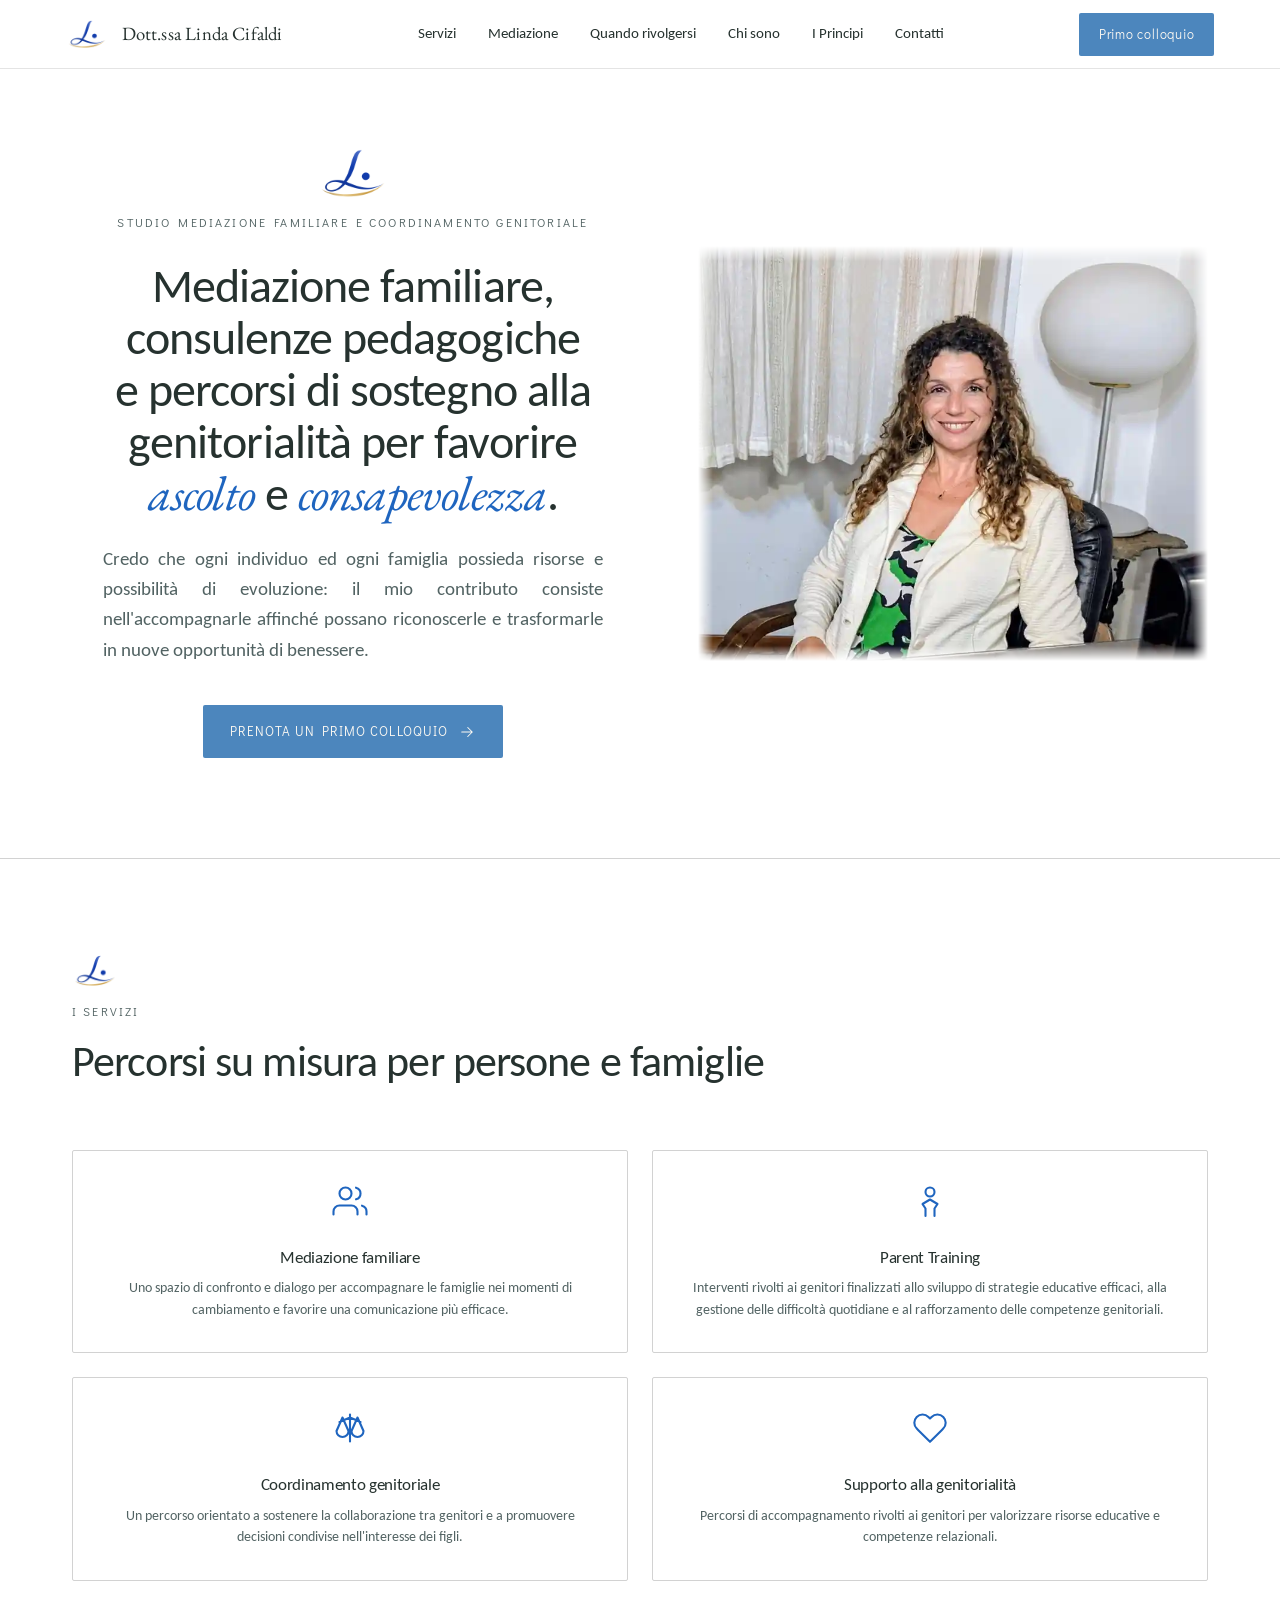
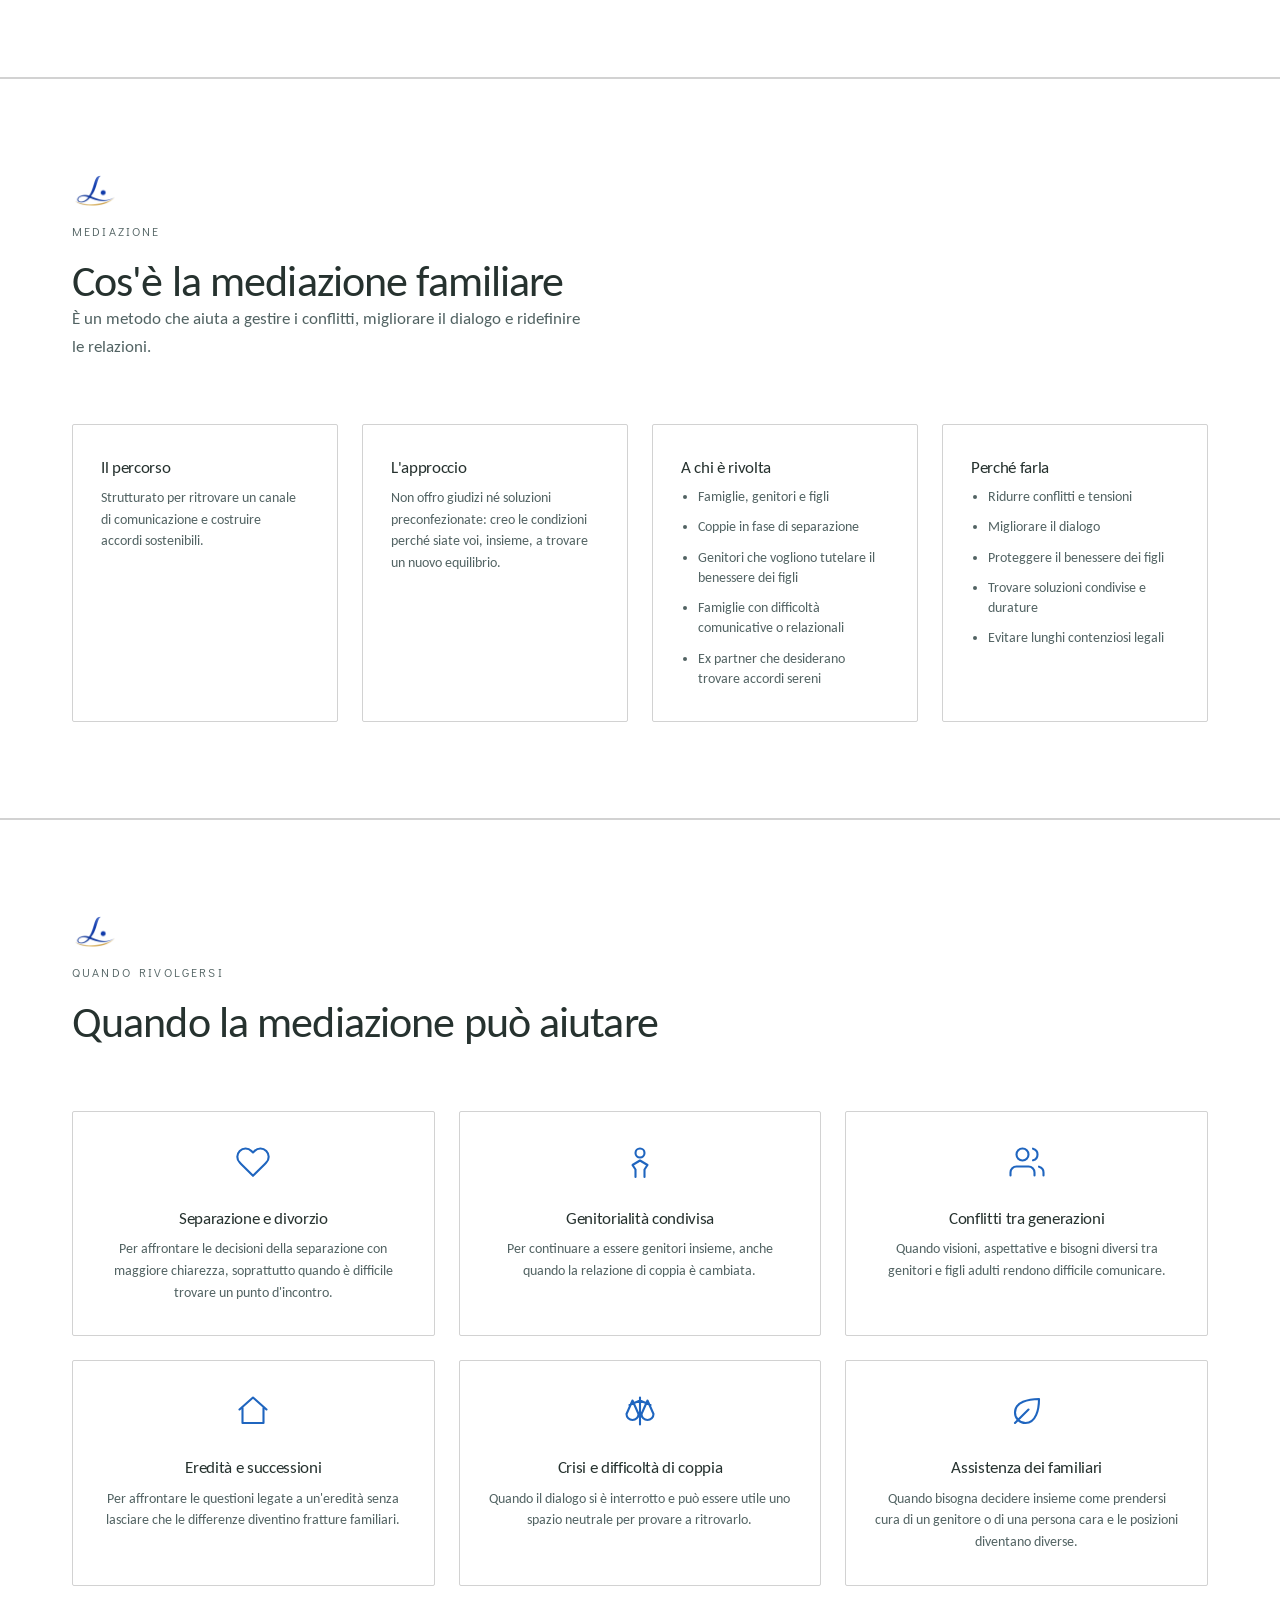
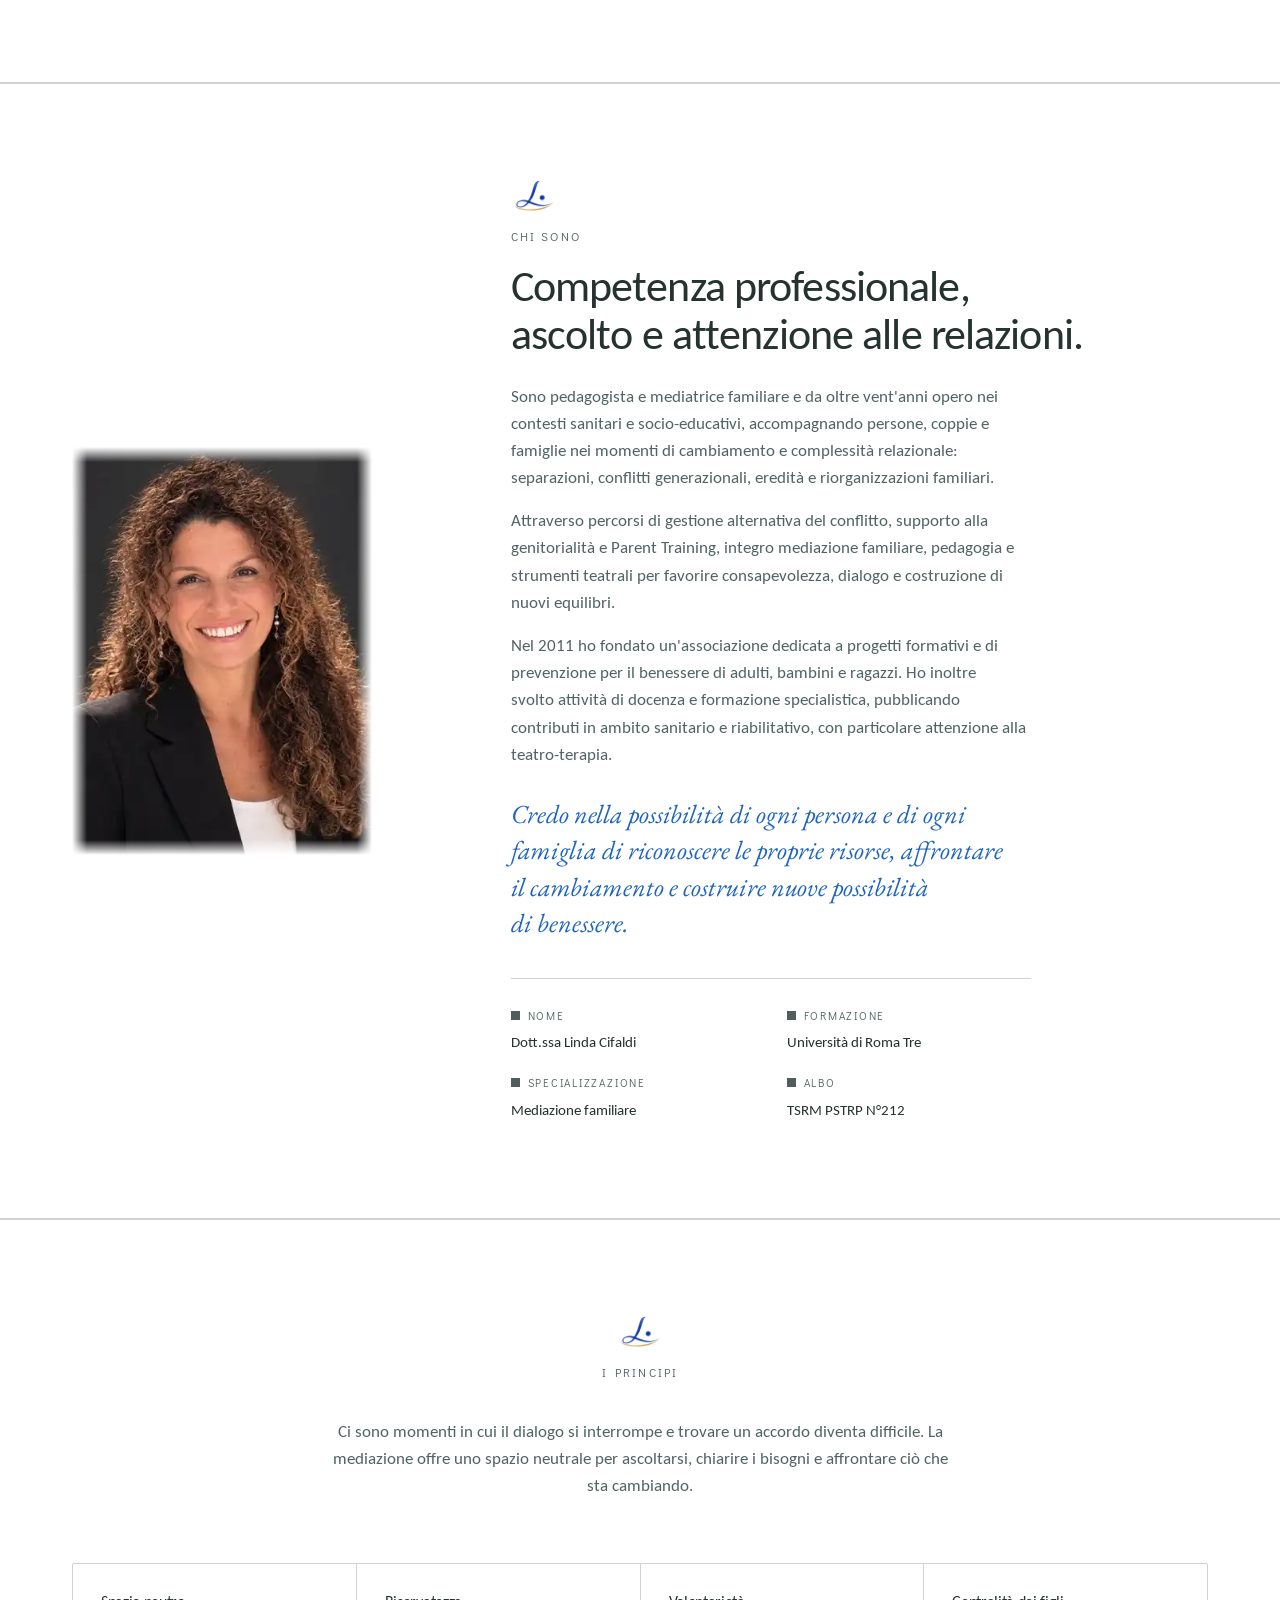
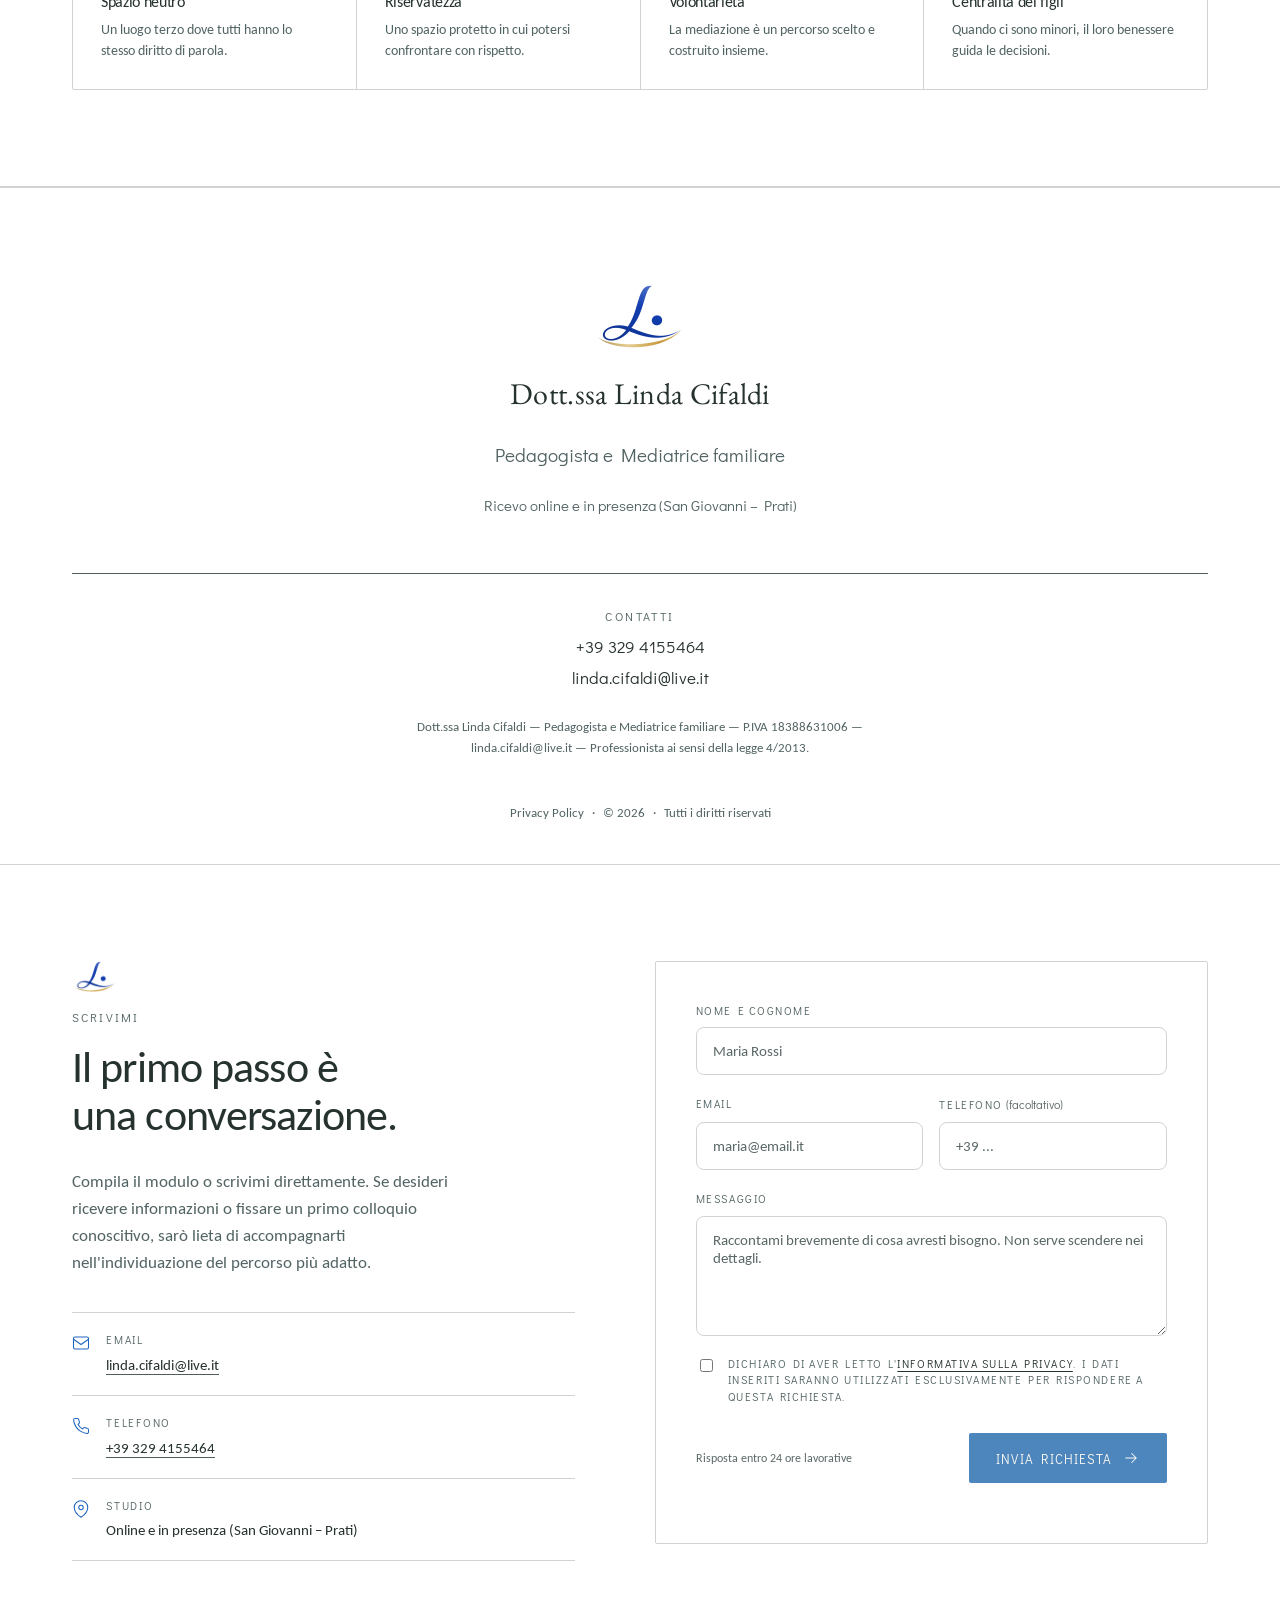
<file: index.html>
<!doctype html>
<html lang="it">
<head>
  <meta charset="utf-8">
  <meta name="viewport" content="width=device-width, initial-scale=1">
  <title>Linda Cifaldi | Mediatrice familiare a Roma</title>
  <meta name="description" content="Dott.ssa Linda Cifaldi, pedagogista e mediatrice familiare a Roma. Mediazione familiare, parent training, coordinamento genitoriale e supporto alla genitorialità, online e in presenza.">
  <meta name="keywords" content="Sostegno alla genitorialità Roma, Consulenze pedagogiche Roma, Parent training Roma Consulenza educativa per genitori, Difficoltà educative e gestione dei figli, Mediazione familiare Roma, Gestione conflitti familiari Roma, Accordi di separazione consensuale, Coordinamento genitoriale Roma, Come comunicare con i figli dopo la separazione, Pedagogista San Giovanni Roma,  Studio mediazione familiare Prati Roma, Pedagogista online / Consulenze educative online/mediazione familiare on line, Colloquio di sostegno alla genitorialità online, Come dire ai figli che ci separiamo senza traumatizzarlo?, Chi contattare a Roma o on line per un accordo di separazione consensuale senza litigare?, Mediatore familiare Roma: quanto costa e come funziona?, Come trovare un accordo sull'affidamento dei figli con l'ex partner?, Non andiamo più d'accordo con il partner ma vogliamo tutelare i figli, chi ci aiuta?, Cos'è il coordinamento genitoriale e quando serve?, Cos’è il Parent traning?">
  <meta name="author" content="Dott.ssa Linda Cifaldi">
  <meta name="robots" content="index, follow">
  <meta name="theme-color" content="#ffffff">
  <link rel="canonical" href="https://www.spaziomediazionefamiliare.com/">

  <meta property="og:type" content="website">
  <meta property="og:locale" content="it_IT">
  <meta property="og:site_name" content="Dott.ssa Linda Cifaldi">
  <meta property="og:url" content="https://www.spaziomediazionefamiliare.com/">
  <meta property="og:title" content="Linda Cifaldi | Mediatrice familiare a Roma">
  <meta property="og:description" content="Pedagogista e mediatrice familiare a Roma. Mediazione familiare, parent training, coordinamento genitoriale e supporto alla genitorialità, online e in presenza.">
  <meta property="og:image" content="https://www.spaziomediazionefamiliare.com/img/og-cover.png">
  <meta property="og:image:width" content="1200">
  <meta property="og:image:height" content="630">
  <meta property="og:image:alt" content="Logo L. e nome della Dott.ssa Linda Cifaldi, mediatrice familiare a Roma">
  <meta name="twitter:card" content="summary_large_image">
  <meta name="twitter:title" content="Linda Cifaldi | Mediatrice familiare a Roma">
  <meta name="twitter:description" content="Pedagogista e mediatrice familiare a Roma. Mediazione familiare, parent training e supporto alla genitorialità, online e in presenza.">
  <meta name="twitter:image" content="https://www.spaziomediazionefamiliare.com/img/og-cover.png">

  <link rel="icon" href="img/favicon-32.png" sizes="32x32" type="image/png">
  <link rel="icon" href="img/favicon-16.png" sizes="16x16" type="image/png">
  <link rel="icon" href="img/favicon-192.png" sizes="192x192" type="image/png">
  <link rel="apple-touch-icon" href="img/apple-touch-icon.png" sizes="180x180">

  <link rel="preload" href="fonts/carlito-400.woff2" as="font" type="font/woff2" crossorigin>
  <link rel="preload" href="fonts/eb-garamond-400.woff2" as="font" type="font/woff2" crossorigin>
  <link rel="stylesheet" href="styles.min.css">
  <script src="contact.min.js" defer></script>

  <script type="application/ld+json">
  {
    "@context": "https://schema.org",
    "@type": "ProfessionalService",
    "name": "Dott.ssa Linda Cifaldi — Mediazione familiare",
    "description": "Pedagogista e mediatrice familiare a Roma. Mediazione familiare, parent training, coordinamento genitoriale e supporto alla genitorialità, online e in presenza.",
    "url": "https://www.spaziomediazionefamiliare.com/",
    "image": "https://www.spaziomediazionefamiliare.com/img/og-cover.png",
    "telephone": "+393294155464",
    "email": "linda.cifaldi@live.it",
    "areaServed": { "@type": "City", "name": "Roma" },
    "availableLanguage": "it",
    "founder": {
      "@type": "Person",
      "name": "Linda Cifaldi",
      "honorificPrefix": "Dott.ssa",
      "jobTitle": "Pedagogista e Mediatrice familiare",
      "alumniOf": { "@type": "CollegeOrUniversity", "name": "Università degli Studi Roma Tre" }
    },
    "address": { "@type": "PostalAddress", "addressLocality": "Roma", "addressCountry": "IT" },
    "knowsAbout": ["Mediazione familiare", "Parent training", "Coordinamento genitoriale", "Supporto alla genitorialità"]
  }
  </script>
</head>
<body>
  <svg class="svg-sprite" aria-hidden="true">
    <symbol id="icon-arrow" viewBox="0 0 24 24"><path d="M5 12h14M13 6l6 6-6 6"></path></symbol>
    <symbol id="icon-heart" viewBox="0 0 24 24"><path d="M20.84 4.61a5.5 5.5 0 0 0-7.78 0L12 5.67l-1.06-1.06a5.5 5.5 0 0 0-7.78 7.78l1.06 1.06L12 21.23l7.78-7.78 1.06-1.06a5.5 5.5 0 0 0 0-7.78z"></path></symbol>
    <symbol id="icon-users" viewBox="0 0 24 24"><path d="M17 21v-2a4 4 0 0 0-4-4H5a4 4 0 0 0-4 4v2"></path><circle cx="9" cy="7" r="4"></circle><path d="M23 21v-2a4 4 0 0 0-3-3.87M16 3.13a4 4 0 0 1 0 7.75"></path></symbol>
    <symbol id="icon-scale" viewBox="0 0 24 24"><path d="M12 3v18M5 8l7-3 7 3M3 14a4 4 0 0 0 8 0L7 5l-4 9zM13 14a4 4 0 0 0 8 0l-4-9-4 9z"></path></symbol>
    <symbol id="icon-child" viewBox="0 0 24 24"><circle cx="12" cy="6" r="3"></circle><path d="M9 22v-5l-2-3 5-3 5 3-2 3v5"></path></symbol>
    <symbol id="icon-home" viewBox="0 0 24 24"><path d="M3 11l9-8 9 8M5 10v10h14V10"></path></symbol>
    <symbol id="icon-leaf" viewBox="0 0 24 24"><path d="M11 20A7 7 0 0 1 4 13c0-7 9-9 16-9 0 7-2 16-9 16zM4 20l9-9"></path></symbol>
    <symbol id="icon-mail" viewBox="0 0 24 24"><rect x="2" y="4" width="20" height="16" rx="2"></rect><path d="M2 7l10 7 10-7"></path></symbol>
    <symbol id="icon-phone" viewBox="0 0 24 24"><path d="M22 16.92v3a2 2 0 0 1-2.18 2 19.79 19.79 0 0 1-8.63-3.07 19.5 19.5 0 0 1-6-6 19.79 19.79 0 0 1-3.07-8.67A2 2 0 0 1 4.11 2h3a2 2 0 0 1 2 1.72c.13.96.37 1.9.72 2.81a2 2 0 0 1-.45 2.11L8.09 9.91a16 16 0 0 0 6 6l1.27-1.27a2 2 0 0 1 2.11-.45c.91.35 1.85.59 2.81.72A2 2 0 0 1 22 16.92z"></path></symbol>
    <symbol id="icon-pin" viewBox="0 0 24 24"><path d="M21 10c0 7-9 13-9 13s-9-6-9-13a9 9 0 0 1 18 0z"></path><circle cx="12" cy="10" r="3"></circle></symbol>
  </svg>

  <header class="nav">
    <a class="skip-link" href="#contenuto">Salta al contenuto</a>
    <div class="nav-inner">
      <a href="#inizio" class="logo" aria-label="Dott.ssa Linda Cifaldi — torna all'inizio">
        <span class="logo-mark logo-mark--nav" aria-hidden="true"><span class="logo-layer logo-layer-blue"></span><span class="logo-layer logo-layer-gold"></span></span>
        <span class="logo-name">Dott.ssa Linda Cifaldi</span>
      </a>
      <input class="nav-menu-toggle" id="nav-menu-toggle" type="checkbox" aria-controls="menu-principale" aria-label="Mostra o nascondi il menu principale">
      <nav id="menu-principale" class="nav-links" aria-label="Menu principale">
        <a href="#servizi">Servizi</a>
        <a href="#mediazione">Mediazione</a>
        <a href="#quando-rivolgersi">Quando rivolgersi</a>
        <a href="#chi-sono">Chi sono</a>
        <a href="#principi">I Principi</a>
        <a href="#contatti">Contatti</a>
      </nav>
      <a href="#contatti" class="nav-cta">Primo colloquio</a>
      <label class="nav-toggle" for="nav-menu-toggle" aria-hidden="true">
        <svg class="icon-menu" viewBox="0 0 24 24" fill="none" stroke="currentColor" stroke-width="1.6" stroke-linecap="round"><path d="M3 6h18M3 12h18M3 18h18"></path></svg>
        <svg class="icon-close" viewBox="0 0 24 24" fill="none" stroke="currentColor" stroke-width="1.6" stroke-linecap="round"><path d="M6 6l12 12M18 6L6 18"></path></svg>
      </label>
    </div>
  </header>

  <main id="contenuto">
    <!-- Presentazione -->
    <section class="hero" id="inizio" aria-label="Presentazione">
      <div class="container"><div class="hero-grid">
        <div class="hero-text">
          <span class="logo-mark logo-mark--hero section-mark" aria-hidden="true"><span class="logo-layer logo-layer-blue"></span><span class="logo-layer logo-layer-gold"></span></span>
          <span class="eyebrow hero-eyebrow">Studio mediazione familiare e coordinamento genitoriale</span>
          <h1 class="sr-only">Dott.ssa Linda Cifaldi, pedagogista e mediatrice familiare a Roma</h1>
          <p class="hero-headline">Mediazione familiare, consulenze pedagogiche e percorsi di sostegno alla genitorialità per favorire <em>ascolto</em> e <em>consapevolezza</em>.</p>
          <p class="hero-lede">Credo che ogni individuo ed ogni famiglia possieda risorse e possibilità di evoluzione: il mio contributo consiste nell'accompagnarle affinché possano riconoscerle e trasformarle in nuove opportunità di benessere.</p>
          <div class="hero-actions"><a href="#contatti" class="btn btn-primary">Prenota un primo colloquio<svg class="btn-arrow" aria-hidden="true"><use href="#icon-arrow"></use></svg></a></div>
        </div>
        <div class="hero-image"><img class="soft-edge" src="img/linda-studio.webp" width="1400" height="1137" decoding="async" alt="La Dott.ssa Linda Cifaldi nel suo studio di mediazione familiare a Roma"></div>
      </div></div>
    </section>

    <!-- Servizi -->
    <section class="services" id="servizi" data-band="even" aria-labelledby="servizi-titolo">
      <div class="container">
        <div class="section-head">
          <div>
            <span class="logo-mark logo-mark--section section-mark" aria-hidden="true"><span class="logo-layer logo-layer-blue"></span><span class="logo-layer logo-layer-gold"></span></span>
            <span class="eyebrow">I servizi</span><h2 id="servizi-titolo">Percorsi su misura per persone e famiglie</h2>
          </div>
        </div>
        <div class="when-grid grid-2">
          <article class="when-card"><svg class="icon" aria-hidden="true"><use href="#icon-users"></use></svg><h3>Mediazione familiare</h3><p>Uno spazio di confronto e dialogo per accompagnare le famiglie nei momenti di cambiamento e favorire una comunicazione più efficace.</p></article>
          <article class="when-card"><svg class="icon" aria-hidden="true"><use href="#icon-child"></use></svg><h3>Parent Training</h3><p>Interventi rivolti ai genitori finalizzati allo sviluppo di strategie educative efficaci, alla gestione delle difficoltà quotidiane e al rafforzamento delle competenze genitoriali.</p></article>
          <article class="when-card"><svg class="icon" aria-hidden="true"><use href="#icon-scale"></use></svg><h3>Coordinamento genitoriale</h3><p>Un percorso orientato a sostenere la collaborazione tra genitori e a promuovere decisioni condivise nell'interesse dei figli.</p></article>
          <article class="when-card"><svg class="icon" aria-hidden="true"><use href="#icon-heart"></use></svg><h3>Supporto alla genitorialità</h3><p>Percorsi di accompagnamento rivolti ai genitori per valorizzare risorse educative e competenze relazionali.</p></article>
        </div>
      </div>
    </section>

    <!-- Mediazione familiare -->
    <section class="service" id="mediazione" data-band="odd" aria-labelledby="mediazione-titolo">
      <div class="container">
        <div class="section-head"><div>
          <span class="logo-mark logo-mark--section section-mark" aria-hidden="true"><span class="logo-layer logo-layer-blue"></span><span class="logo-layer logo-layer-gold"></span></span>
          <span class="eyebrow">Mediazione</span><h2 id="mediazione-titolo">Cos'è la mediazione familiare</h2>
        </div><p>È un metodo che aiuta a gestire i conflitti, migliorare il dialogo e ridefinire le relazioni.</p></div>
        <div class="blobs">
          <article class="blob"><h3>Il percorso</h3><p>Strutturato per ritrovare un canale di comunicazione e costruire accordi sostenibili.</p></article>
          <article class="blob"><h3>L'approccio</h3><p>Non offro giudizi né soluzioni preconfezionate: creo le condizioni perché siate voi, insieme, a trovare un nuovo equilibrio.</p></article>
          <article class="blob"><h3>A chi è rivolta</h3><ul><li>Famiglie, genitori e figli</li><li>Coppie in fase di separazione</li><li>Genitori che vogliono tutelare il benessere dei figli</li><li>Famiglie con difficoltà comunicative o relazionali</li><li>Ex partner che desiderano trovare accordi sereni</li></ul></article>
          <article class="blob"><h3>Perché farla</h3><ul><li>Ridurre conflitti e tensioni</li><li>Migliorare il dialogo</li><li>Proteggere il benessere dei figli</li><li>Trovare soluzioni condivise e durature</li><li>Evitare lunghi contenziosi legali</li></ul></article>
        </div>
      </div>
    </section>

    <!-- Quando rivolgersi -->
    <section class="when" id="quando-rivolgersi" data-band="odd" aria-labelledby="quando-titolo">
      <div class="container">
        <div class="section-head"><div>
          <span class="logo-mark logo-mark--section section-mark" aria-hidden="true"><span class="logo-layer logo-layer-blue"></span><span class="logo-layer logo-layer-gold"></span></span>
          <span class="eyebrow">Quando rivolgersi</span><h2 id="quando-titolo">Quando la mediazione può aiutare</h2>
        </div></div>
        <div class="when-grid">
          <article class="when-card"><svg class="icon" aria-hidden="true"><use href="#icon-heart"></use></svg><h3>Separazione e divorzio</h3><p>Per affrontare le decisioni della separazione con maggiore chiarezza, soprattutto quando è difficile trovare un punto d'incontro.</p></article>
          <article class="when-card"><svg class="icon" aria-hidden="true"><use href="#icon-child"></use></svg><h3>Genitorialità condivisa</h3><p>Per continuare a essere genitori insieme, anche quando la relazione di coppia è cambiata.</p></article>
          <article class="when-card"><svg class="icon" aria-hidden="true"><use href="#icon-users"></use></svg><h3>Conflitti tra generazioni</h3><p>Quando visioni, aspettative e bisogni diversi tra genitori e figli adulti rendono difficile comunicare.</p></article>
          <article class="when-card"><svg class="icon" aria-hidden="true"><use href="#icon-home"></use></svg><h3>Eredità e successioni</h3><p>Per affrontare le questioni legate a un'eredità senza lasciare che le differenze diventino fratture familiari.</p></article>
          <article class="when-card"><svg class="icon" aria-hidden="true"><use href="#icon-scale"></use></svg><h3>Crisi e difficoltà di coppia</h3><p>Quando il dialogo si è interrotto e può essere utile uno spazio neutrale per provare a ritrovarlo.</p></article>
          <article class="when-card"><svg class="icon" aria-hidden="true"><use href="#icon-leaf"></use></svg><h3>Assistenza dei familiari</h3><p>Quando bisogna decidere insieme come prendersi cura di un genitore o di una persona cara e le posizioni diventano diverse.</p></article>
        </div>
      </div>
    </section>

    <!-- Chi sono -->
    <section class="about" id="chi-sono" data-band="odd" aria-labelledby="chi-sono-titolo">
      <div class="container"><div class="about-grid">
        <div class="about-image"><img class="soft-edge" src="img/linda-ritratto.webp" width="753" height="1024" loading="lazy" decoding="async" alt="Ritratto della Dott.ssa Linda Cifaldi, pedagogista e mediatrice familiare"></div>
        <div class="about-content">
          <span class="logo-mark logo-mark--section section-mark" aria-hidden="true"><span class="logo-layer logo-layer-blue"></span><span class="logo-layer logo-layer-gold"></span></span>
          <span class="eyebrow section-eyebrow">Chi sono</span>
          <h2 id="chi-sono-titolo">Competenza professionale, ascolto e attenzione alle relazioni.</h2>
          <p>Sono pedagogista e mediatrice familiare e da oltre vent'anni opero nei contesti sanitari e socio-educativi, accompagnando persone, coppie e famiglie nei momenti di cambiamento e complessità relazionale: separazioni, conflitti generazionali, eredità e riorganizzazioni familiari.</p>
          <p>Attraverso percorsi di gestione alternativa del conflitto, supporto alla genitorialità e Parent Training, integro mediazione familiare, pedagogia e strumenti teatrali per favorire consapevolezza, dialogo e costruzione di nuovi equilibri.</p>
          <p>Nel 2011 ho fondato un'associazione dedicata a progetti formativi e di prevenzione per il benessere di adulti, bambini e ragazzi. Ho inoltre svolto attività di docenza e formazione specialistica, pubblicando contributi in ambito sanitario e riabilitativo, con particolare attenzione alla teatro-terapia.</p>
          <p class="quote">Credo nella possibilità di ogni persona e di ogni famiglia di riconoscere le proprie risorse, affrontare il cambiamento e costruire nuove possibilità di benessere.</p>
          <div class="about-creds">
            <div><div class="label">Nome</div><div class="value">Dott.ssa Linda Cifaldi</div></div>
            <div><div class="label">Formazione</div><div class="value">Università di Roma Tre</div></div>
            <div><div class="label">Specializzazione</div><div class="value">Mediazione familiare</div></div>
            <div><div class="label">Albo</div><div class="value">TSRM PSTRP N°212</div></div>
          </div>
        </div>
      </div></div>
    </section>

    <!-- Principi -->
    <section class="principles" id="principi" data-band="even" aria-labelledby="principi-titolo">
      <div class="container">
        <div class="section-head center"><div>
          <span class="logo-mark logo-mark--section section-mark" aria-hidden="true"><span class="logo-layer logo-layer-blue"></span><span class="logo-layer logo-layer-gold"></span></span>
          <span class="eyebrow">I principi</span><h2 id="principi-titolo" class="sr-only">I principi della mediazione familiare</h2>
        </div><p>Ci sono momenti in cui il dialogo si interrompe e trovare un accordo diventa difficile. La mediazione offre uno spazio neutrale per ascoltarsi, chiarire i bisogni e affrontare ciò che sta cambiando.</p></div>
        <div class="princ-grid">
          <article class="what-feat"><h3>Spazio neutro</h3><p>Un luogo terzo dove tutti hanno lo stesso diritto di parola.</p></article>
          <article class="what-feat"><h3>Riservatezza</h3><p>Uno spazio protetto in cui potersi confrontare con rispetto.</p></article>
          <article class="what-feat"><h3>Volontarietà</h3><p>La mediazione è un percorso scelto e costruito insieme.</p></article>
          <article class="what-feat"><h3>Centralità dei figli</h3><p>Quando ci sono minori, il loro benessere guida le decisioni.</p></article>
        </div>
      </div>
    </section>

    <!-- Piè di pagina -->
    <footer>
      <div class="container">
        <div class="foot-card">
          <span class="logo-mark logo-mark--footer" aria-hidden="true"><span class="logo-layer logo-layer-blue"></span><span class="logo-layer logo-layer-gold"></span></span>
          <div class="foot-name">Dott.ssa Linda Cifaldi</div>
          <div class="foot-role">Pedagogista e Mediatrice familiare</div>
          <div class="foot-where">Ricevo online e in presenza (San Giovanni – Prati)</div>
        </div>
        <div class="foot-rule"></div>
        <div class="foot-contact"><h2>Contatti</h2><div class="foot-lines"><a href="tel:+393294155464">+39 329 4155464</a><a href="mailto:linda.cifaldi@live.it">linda.cifaldi@live.it</a></div></div>
        <p class="foot-vat">Dott.ssa Linda Cifaldi — Pedagogista e Mediatrice familiare — P.IVA 18388631006 — linda.cifaldi@live.it — Professionista ai sensi della legge 4/2013.</p>
        <div class="foot-legal"><a href="privacy.html">Privacy Policy</a><span class="sep" aria-hidden="true">·</span><span>© 2026</span><span class="sep" aria-hidden="true">·</span><span>Tutti i diritti riservati</span></div>
      </div>
    </footer>
    <!-- Contatti -->
    <section class="contact" id="contatti" data-band="odd" aria-labelledby="contatti-titolo">
      <div class="container">
        <div class="contact-grid">
          <div class="contact-side">
            <span class="logo-mark logo-mark--section section-mark" aria-hidden="true"><span class="logo-layer logo-layer-blue"></span><span class="logo-layer logo-layer-gold"></span></span>
            <span class="eyebrow section-eyebrow">Scrivimi</span><h2 id="contatti-titolo">Il primo passo è una conversazione.</h2>
            <p>Compila il modulo o scrivimi direttamente. Se desideri ricevere informazioni o fissare un primo colloquio conoscitivo, sarò lieta di accompagnarti nell'individuazione del percorso più adatto.</p>
            <div class="contact-detail"><svg class="ico" aria-hidden="true"><use href="#icon-mail"></use></svg><div><div class="label">Email</div><div class="value"><a href="mailto:linda.cifaldi@live.it">linda.cifaldi@live.it</a></div></div></div>
            <div class="contact-detail"><svg class="ico" aria-hidden="true"><use href="#icon-phone"></use></svg><div><div class="label">Telefono</div><div class="value"><a href="tel:+393294155464">+39 329 4155464</a></div></div></div>
            <div class="contact-detail"><svg class="ico" aria-hidden="true"><use href="#icon-pin"></use></svg><div><div class="label">Studio</div><div class="value">Online e in presenza (San Giovanni – Prati)</div></div></div>
          </div>
          <form class="contact-form" id="contact-form" method="post" aria-labelledby="contatti-titolo">
            <div class="field"><label for="name">Nome e cognome</label><input id="name" name="name" type="text" autocomplete="name" required placeholder="Maria Rossi"></div>
            <div class="field-row">
              <div class="field"><label for="email">Email</label><input id="email" name="email" type="email" autocomplete="email" required placeholder="maria@email.it"></div>
              <div class="field"><label for="tel">Telefono <span class="opt">(facoltativo)</span></label><input id="tel" name="telefono" type="tel" autocomplete="tel" placeholder="+39 ..."></div>
            </div>
            <div class="field"><label for="message">Messaggio</label><textarea id="message" name="message" required placeholder="Raccontami brevemente di cosa avresti bisogno. Non serve scendere nei dettagli."></textarea></div>
            <div class="hp-field" aria-hidden="true"><label for="website">Non compilare questo campo</label><input id="website" name="website" type="text" tabindex="-1" autocomplete="off"></div>
            <div class="field"><label class="checkbox" for="privacy"><input id="privacy" name="presa_visione_privacy" type="checkbox" value="sì" required><span>Dichiaro di aver letto l'<a href="privacy.html" target="_blank" rel="noopener">informativa sulla privacy</a>. I dati inseriti saranno utilizzati esclusivamente per rispondere a questa richiesta.</span></label></div>
            <div class="form-actions"><span class="note">Risposta entro 24 ore lavorative</span><button class="btn btn-primary" type="submit">Invia richiesta<svg class="btn-arrow" aria-hidden="true"><use href="#icon-arrow"></use></svg></button></div>
            <p class="form-status" id="form-status" role="status" aria-live="polite"></p>
          </form>
        </div>
      </div>
    </section>
  </main>
</body>
</html>
</file>
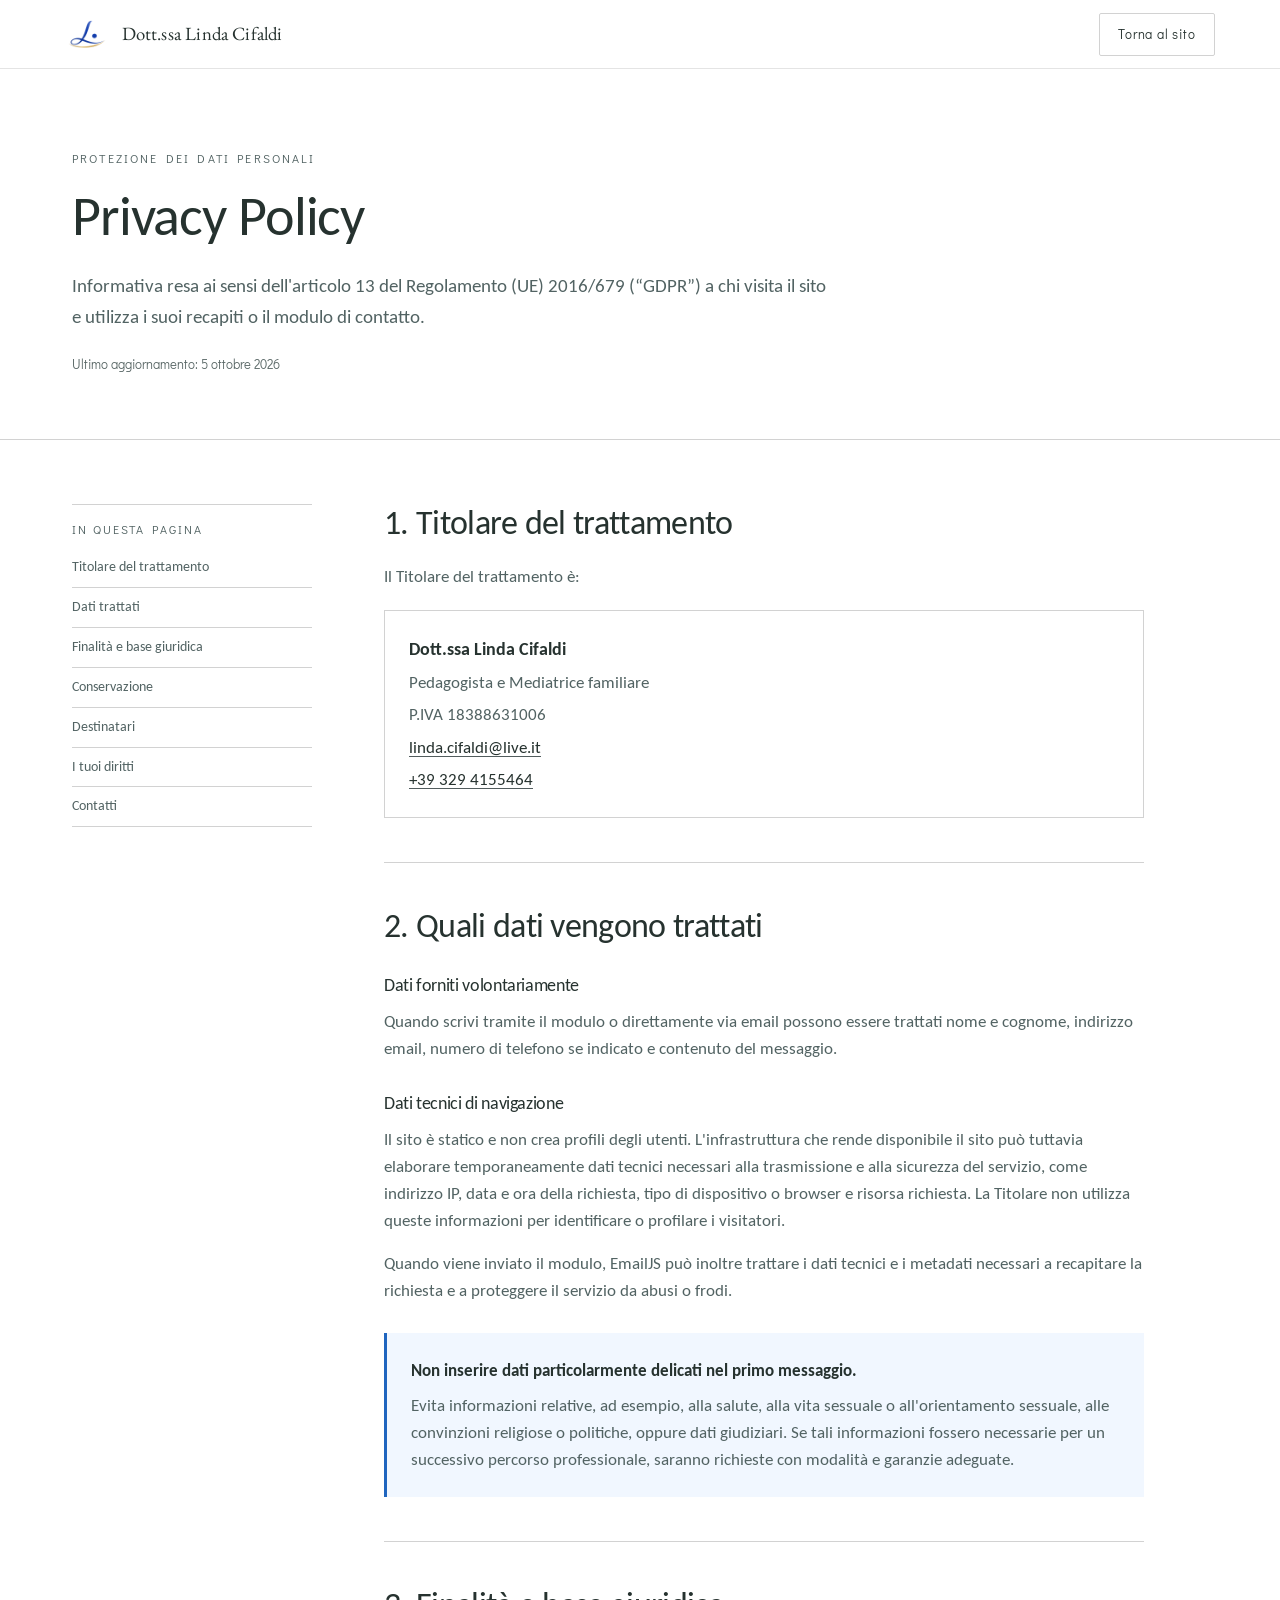
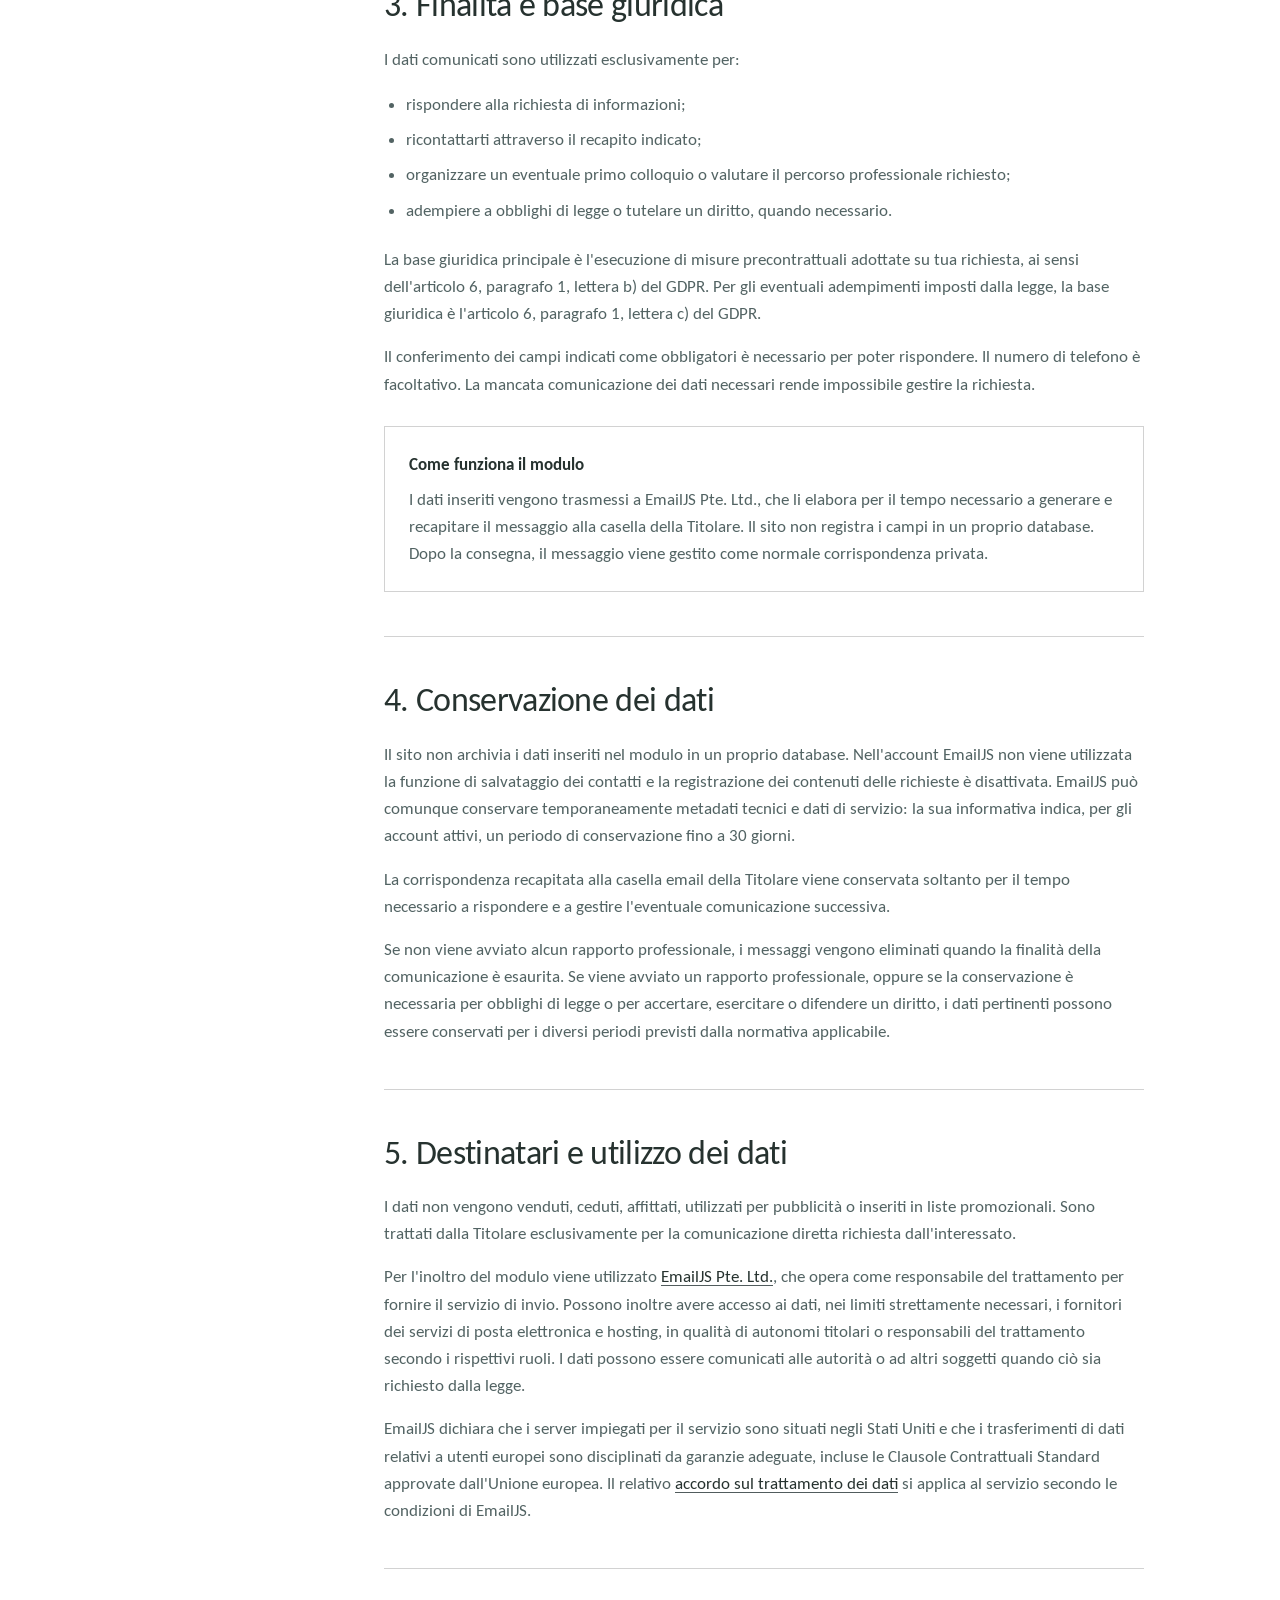
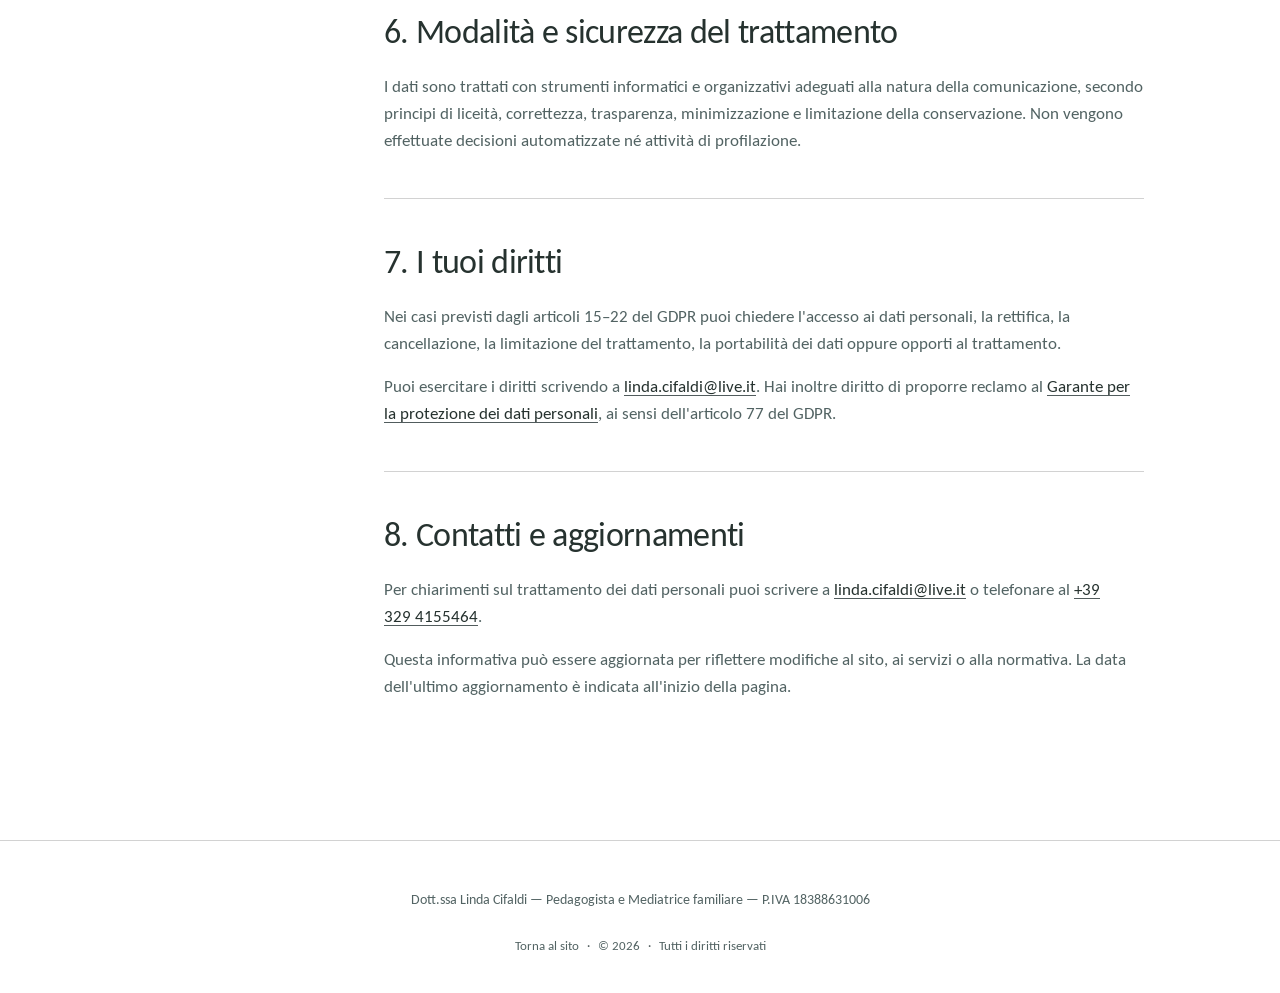
<file: privacy.html>
<!doctype html>
<html lang="it">
<head>
  <meta charset="utf-8">
  <meta name="viewport" content="width=device-width, initial-scale=1">
  <title>Privacy Policy | Dott.ssa Linda Cifaldi</title>
  <meta name="description" content="Informativa sul trattamento dei dati personali del sito della Dott.ssa Linda Cifaldi, ai sensi del Regolamento UE 2016/679.">
  <meta name="author" content="Dott.ssa Linda Cifaldi">
  <meta name="robots" content="index, follow">
  <meta name="theme-color" content="#ffffff">
  <link rel="canonical" href="https://www.spaziomediazionefamiliare.com/privacy.html">

  <link rel="icon" href="img/favicon-32.png" sizes="32x32" type="image/png">
  <link rel="icon" href="img/favicon-16.png" sizes="16x16" type="image/png">
  <link rel="icon" href="img/favicon-192.png" sizes="192x192" type="image/png">
  <link rel="apple-touch-icon" href="img/apple-touch-icon.png" sizes="180x180">

  <link rel="preload" href="fonts/carlito-400.woff2" as="font" type="font/woff2" crossorigin>
  <link rel="preload" href="fonts/eb-garamond-400.woff2" as="font" type="font/woff2" crossorigin>
  <link rel="stylesheet" href="styles.css">
</head>
<body class="privacy-page">
  <header class="nav privacy-nav">
    <a class="skip-link" href="#contenuto">Salta al contenuto</a>
    <div class="nav-inner">
      <a href="index.html" class="logo" aria-label="Dott.ssa Linda Cifaldi — torna alla pagina principale">
        <span class="logo-mark logo-mark--nav" aria-hidden="true"><span class="logo-layer logo-layer-blue"></span><span class="logo-layer logo-layer-gold"></span></span>
        <span class="logo-name">Dott.ssa Linda Cifaldi</span>
      </a>
      <a href="index.html" class="nav-back">Torna al sito</a>
    </div>
  </header>

  <main id="contenuto">
    <section class="privacy-hero" aria-labelledby="privacy-title">
      <div class="container">
        <span class="eyebrow">Protezione dei dati personali</span>
        <h1 id="privacy-title">Privacy Policy</h1>
        <p class="privacy-intro">Informativa resa ai sensi dell'articolo 13 del Regolamento (UE) 2016/679 (“GDPR”) a chi visita il sito e utilizza i suoi recapiti o il modulo di contatto.</p>
        <p class="privacy-updated">Ultimo aggiornamento: 5 ottobre 2026</p>
      </div>
    </section>

    <div class="privacy-body">
      <div class="container privacy-layout">
        <nav class="privacy-toc" aria-label="Indice dell'informativa">
          <h2>In questa pagina</h2>
          <a href="#titolare">Titolare del trattamento</a>
          <a href="#dati">Dati trattati</a>
          <a href="#finalita">Finalità e base giuridica</a>
          <a href="#conservazione">Conservazione</a>
          <a href="#destinatari">Destinatari</a>
          <a href="#diritti">I tuoi diritti</a>
          <a href="#contatti-privacy">Contatti</a>
        </nav>

        <article class="privacy-content">
          <section class="privacy-section" id="titolare">
            <h2>1. Titolare del trattamento</h2>
            <p>Il Titolare del trattamento è:</p>
            <div class="privacy-contact-card">
              <strong>Dott.ssa Linda Cifaldi</strong>
              <span>Pedagogista e Mediatrice familiare</span>
              <span>P.IVA 18388631006</span>
              <a href="mailto:linda.cifaldi@live.it">linda.cifaldi@live.it</a>
              <a href="tel:+393294155464">+39 329 4155464</a>
            </div>
          </section>

          <section class="privacy-section" id="dati">
            <h2>2. Quali dati vengono trattati</h2>
            <h3>Dati forniti volontariamente</h3>
            <p>Quando scrivi tramite il modulo o direttamente via email possono essere trattati nome e cognome, indirizzo email, numero di telefono se indicato e contenuto del messaggio.</p>

            <h3>Dati tecnici di navigazione</h3>
            <p>Il sito è statico e non crea profili degli utenti. L'infrastruttura che rende disponibile il sito può tuttavia elaborare temporaneamente dati tecnici necessari alla trasmissione e alla sicurezza del servizio, come indirizzo IP, data e ora della richiesta, tipo di dispositivo o browser e risorsa richiesta. La Titolare non utilizza queste informazioni per identificare o profilare i visitatori.</p>
            <p>Quando viene inviato il modulo, EmailJS può inoltre trattare i dati tecnici e i metadati necessari a recapitare la richiesta e a proteggere il servizio da abusi o frodi.</p>

            <div class="privacy-callout">
              <strong>Non inserire dati particolarmente delicati nel primo messaggio.</strong>
              <p>Evita informazioni relative, ad esempio, alla salute, alla vita sessuale o all'orientamento sessuale, alle convinzioni religiose o politiche, oppure dati giudiziari. Se tali informazioni fossero necessarie per un successivo percorso professionale, saranno richieste con modalità e garanzie adeguate.</p>
            </div>
          </section>

          <section class="privacy-section" id="finalita">
            <h2>3. Finalità e base giuridica</h2>
            <p>I dati comunicati sono utilizzati esclusivamente per:</p>
            <ul>
              <li>rispondere alla richiesta di informazioni;</li>
              <li>ricontattarti attraverso il recapito indicato;</li>
              <li>organizzare un eventuale primo colloquio o valutare il percorso professionale richiesto;</li>
              <li>adempiere a obblighi di legge o tutelare un diritto, quando necessario.</li>
            </ul>
            <p>La base giuridica principale è l'esecuzione di misure precontrattuali adottate su tua richiesta, ai sensi dell'articolo 6, paragrafo 1, lettera b) del GDPR. Per gli eventuali adempimenti imposti dalla legge, la base giuridica è l'articolo 6, paragrafo 1, lettera c) del GDPR.</p>
            <p>Il conferimento dei campi indicati come obbligatori è necessario per poter rispondere. Il numero di telefono è facoltativo. La mancata comunicazione dei dati necessari rende impossibile gestire la richiesta.</p>

            <div class="privacy-callout privacy-callout--plain">
              <strong>Come funziona il modulo</strong>
              <p>I dati inseriti vengono trasmessi a EmailJS Pte. Ltd., che li elabora per il tempo necessario a generare e recapitare il messaggio alla casella della Titolare. Il sito non registra i campi in un proprio database. Dopo la consegna, il messaggio viene gestito come normale corrispondenza privata.</p>
            </div>
          </section>

          <section class="privacy-section" id="conservazione">
            <h2>4. Conservazione dei dati</h2>
            <p>Il sito non archivia i dati inseriti nel modulo in un proprio database. Nell'account EmailJS non viene utilizzata la funzione di salvataggio dei contatti e la registrazione dei contenuti delle richieste è disattivata. EmailJS può comunque conservare temporaneamente metadati tecnici e dati di servizio: la sua informativa indica, per gli account attivi, un periodo di conservazione fino a 30 giorni.</p>
            <p>La corrispondenza recapitata alla casella email della Titolare viene conservata soltanto per il tempo necessario a rispondere e a gestire l'eventuale comunicazione successiva.</p>
            <p>Se non viene avviato alcun rapporto professionale, i messaggi vengono eliminati quando la finalità della comunicazione è esaurita. Se viene avviato un rapporto professionale, oppure se la conservazione è necessaria per obblighi di legge o per accertare, esercitare o difendere un diritto, i dati pertinenti possono essere conservati per i diversi periodi previsti dalla normativa applicabile.</p>
          </section>

          <section class="privacy-section" id="destinatari">
            <h2>5. Destinatari e utilizzo dei dati</h2>
            <p>I dati non vengono venduti, ceduti, affittati, utilizzati per pubblicità o inseriti in liste promozionali. Sono trattati dalla Titolare esclusivamente per la comunicazione diretta richiesta dall'interessato.</p>
            <p>Per l'inoltro del modulo viene utilizzato <a href="https://www.emailjs.com/legal/privacy-policy/">EmailJS Pte. Ltd.</a>, che opera come responsabile del trattamento per fornire il servizio di invio. Possono inoltre avere accesso ai dati, nei limiti strettamente necessari, i fornitori dei servizi di posta elettronica e hosting, in qualità di autonomi titolari o responsabili del trattamento secondo i rispettivi ruoli. I dati possono essere comunicati alle autorità o ad altri soggetti quando ciò sia richiesto dalla legge.</p>
            <p>EmailJS dichiara che i server impiegati per il servizio sono situati negli Stati Uniti e che i trasferimenti di dati relativi a utenti europei sono disciplinati da garanzie adeguate, incluse le Clausole Contrattuali Standard approvate dall'Unione europea. Il relativo <a href="https://www.emailjs.com/legal/data-protection-agreement/">accordo sul trattamento dei dati</a> si applica al servizio secondo le condizioni di EmailJS.</p>
          </section>

          <section class="privacy-section" id="sicurezza">
            <h2>6. Modalità e sicurezza del trattamento</h2>
            <p>I dati sono trattati con strumenti informatici e organizzativi adeguati alla natura della comunicazione, secondo principi di liceità, correttezza, trasparenza, minimizzazione e limitazione della conservazione. Non vengono effettuate decisioni automatizzate né attività di profilazione.</p>
          </section>

          <section class="privacy-section" id="diritti">
            <h2>7. I tuoi diritti</h2>
            <p>Nei casi previsti dagli articoli 15–22 del GDPR puoi chiedere l'accesso ai dati personali, la rettifica, la cancellazione, la limitazione del trattamento, la portabilità dei dati oppure opporti al trattamento.</p>
            <p>Puoi esercitare i diritti scrivendo a <a href="mailto:linda.cifaldi@live.it">linda.cifaldi@live.it</a>. Hai inoltre diritto di proporre reclamo al <a href="https://www.garanteprivacy.it/diritti/come-agire-per-tutelare-i-tuoi-dati-personali/reclamo">Garante per la protezione dei dati personali</a>, ai sensi dell'articolo 77 del GDPR.</p>
          </section>

          <section class="privacy-section" id="contatti-privacy">
            <h2>8. Contatti e aggiornamenti</h2>
            <p>Per chiarimenti sul trattamento dei dati personali puoi scrivere a <a href="mailto:linda.cifaldi@live.it">linda.cifaldi@live.it</a> o telefonare al <a href="tel:+393294155464">+39 329 4155464</a>.</p>
            <p>Questa informativa può essere aggiornata per riflettere modifiche al sito, ai servizi o alla normativa. La data dell'ultimo aggiornamento è indicata all'inizio della pagina.</p>
          </section>
        </article>
      </div>
    </div>
  </main>

  <footer class="privacy-footer">
    <div class="container">
      <p>Dott.ssa Linda Cifaldi — Pedagogista e Mediatrice familiare — P.IVA 18388631006</p>
      <div class="foot-legal"><a href="index.html">Torna al sito</a><span class="sep" aria-hidden="true">·</span><span>© 2026</span><span class="sep" aria-hidden="true">·</span><span>Tutti i diritti riservati</span></div>
    </div>
  </footer>
</body>
</html>
</file>
<file: styles.css>
/* ===== Linda — Mediazione Familiare ===== */

/* Self-hosted fonts — drop the .woff2 files listed in the handover into /fonts/ */
@font-face{font-family:'Carlito';src:url('fonts/carlito-400.woff2') format('woff2');font-weight:400;font-style:normal;font-display:swap}
@font-face{font-family:'Carlito';src:url('fonts/carlito-400-italic.woff2') format('woff2');font-weight:400;font-style:italic;font-display:swap}
@font-face{font-family:'Carlito';src:url('fonts/carlito-700.woff2') format('woff2');font-weight:700;font-style:normal;font-display:swap}
@font-face{font-family:'EB Garamond';src:url('fonts/eb-garamond-400.woff2') format('woff2');font-weight:400;font-style:normal;font-display:swap}
@font-face{font-family:'EB Garamond';src:url('fonts/eb-garamond-400-italic.woff2') format('woff2');font-weight:400;font-style:italic;font-display:swap}
@font-face{font-family:'EB Garamond';src:url('fonts/eb-garamond-500.woff2') format('woff2');font-weight:500;font-style:normal;font-display:swap}
@font-face{font-family:'EB Garamond';src:url('fonts/eb-garamond-500-italic.woff2') format('woff2');font-weight:500;font-style:italic;font-display:swap}
@font-face{font-family:'Didact Gothic';src:url('fonts/didact-gothic-400.woff2') format('woff2');font-weight:400;font-style:normal;font-display:swap}

:root {
  /* Palette definitiva della pagina statica. */
  --bg: #FFFFFF;
  --bg-alt: #F3F3F3;
  --fg: #26322F;
  --fg-soft: #526363;
  --fg-mute: #5A6867;
  --primary: #2986FF;
  --primary-deep: #1F65BF;
  --accent: #515C5D;
  --line: #D2D2D2;
  --card: #FFFFFF;
  --cta: #4C86BD;
  --cta-deep: #3E6E9B;
  --cta-text: #FBF8F2;
  --band-odd: #FFFFFF;
  --band-even: #FFFFFF;

  --font-display: 'Carlito', 'Calibri', system-ui, sans-serif;
  --font-body: 'Carlito', 'Calibri', system-ui, sans-serif;
  --font-serif: 'EB Garamond', Garamond, Georgia, serif;
  --font-ui: 'Didact Gothic', 'Century Gothic', system-ui, sans-serif;

  --maxw: 1200px;
  --header-h: 80px;

  --logo-blue: #0F3BAE;
  --logo-blue-lite: #7D96DC;
  --logo-blue-deep: #0B2B80;
  --logo-gold: #C89A3F;
  --logo-gold-lite: #E7CC91;
  --logo-gold-deep: #98742F;
}

* { box-sizing: border-box; }

html { scroll-behavior: smooth; }

/* Anchored sections must clear the fixed header */
section[id], footer[id] { scroll-margin-top: calc(var(--header-h) + 16px); }
section[tabindex="-1"]:focus, main[tabindex="-1"]:focus { outline: none; }

/* Visible, consistent keyboard focus on every interactive element */
:focus-visible { outline: 3px solid var(--primary-deep); outline-offset: 3px; border-radius: 2px; }
.btn:focus-visible, .nav-cta:focus-visible { outline-offset: 4px; }

/* Screen-reader-only text (semantic headings that the layout renders visually elsewhere) */
.sr-only { position: absolute; width: 1px; height: 1px; padding: 0; margin: -1px; overflow: hidden; clip: rect(0 0 0 0); clip-path: inset(50%); white-space: nowrap; border: 0; }

/* Skip link */
.skip-link { position: absolute; left: 16px; top: -100px; z-index: 200; background: var(--fg); color: var(--bg); padding: 12px 20px; border-radius: 2px; font-size: 14px; transition: top 0.15s ease; }
.skip-link:focus { top: 16px; }

@media (prefers-reduced-motion: reduce) {
  html { scroll-behavior: auto; }
  *, *::before, *::after { animation-duration: 0.01ms !important; animation-iteration-count: 1 !important; transition-duration: 0.01ms !important; }
}

html, body {
  margin: 0;
  padding: 0;
  background: var(--bg);
  color: var(--fg);
  font-family: var(--font-body);
  font-size: 17px;
  line-height: 1.6;
  -webkit-font-smoothing: antialiased;
  font-feature-settings: 'ss01', 'cv11';
}

img { max-width: 100%; display: block; }

.svg-sprite { position: absolute; width: 0; height: 0; overflow: hidden; }
.icon, .ico, .btn-arrow {
  fill: none;
  stroke: currentColor;
  stroke-width: 1.4;
  stroke-linecap: round;
  stroke-linejoin: round;
}

a { color: inherit; text-decoration: none; }

.container {
  max-width: var(--maxw);
  margin: 0 auto;
  padding: 0 32px;
}

.eyebrow {
  font-family: var(--font-ui);
  font-size: 12px;
  letter-spacing: 0.18em;
  text-transform: uppercase;
  color: var(--fg-soft);
  font-weight: 400;
}

/* Logo — two masked layers of the supplied artwork, coloured from tokens */
.logo-mark { position: relative; display: inline-block; flex-shrink: 0; }
.logo-mark--nav { width: 42px; height: 28px; }
.logo-mark--hero { width: 72px; height: 48px; }
.logo-mark--section { width: 46px; height: 31px; }
.logo-mark--footer { width: 96px; height: 64px; }
.logo-layer { position: absolute; inset: 0; -webkit-mask-repeat: no-repeat; mask-repeat: no-repeat; -webkit-mask-size: 100% 100%; mask-size: 100% 100%; }
.logo-layer-blue { -webkit-mask-image: url("img/logo-mask-blue.png"); mask-image: url("img/logo-mask-blue.png"); background-image: linear-gradient(205deg, var(--logo-blue-lite) 0%, var(--logo-blue) 42%, var(--logo-blue-deep) 100%); }
.logo-layer-gold { -webkit-mask-image: url("img/logo-mask-gold.png"); mask-image: url("img/logo-mask-gold.png"); background-image: linear-gradient(92deg, var(--logo-gold-deep) 0%, var(--logo-gold-lite) 38%, var(--logo-gold) 70%, var(--logo-gold-lite) 100%); }

/* Soft-edged photos — mirrors the deck's softEdge effect */
.soft-edge {
  -webkit-mask-image: linear-gradient(to right, transparent 0, #000 15px, #000 calc(100% - 15px), transparent 100%), linear-gradient(to bottom, transparent 0, #000 15px, #000 calc(100% - 15px), transparent 100%);
  mask-image: linear-gradient(to right, transparent 0, #000 15px, #000 calc(100% - 15px), transparent 100%), linear-gradient(to bottom, transparent 0, #000 15px, #000 calc(100% - 15px), transparent 100%);
  -webkit-mask-composite: source-in;
  mask-composite: intersect;
}

h1, h2, h3, h4 {
  font-family: var(--font-display);
  font-weight: 500;
  letter-spacing: -0.02em;
  margin: 0;
  color: var(--fg);
  text-wrap: balance;
}

h1 { font-size: clamp(38px, 4.4vw, 62px); line-height: 1.08; letter-spacing: -0.02em; font-weight: 400; }
h2 { font-size: clamp(32px, 3.6vw, 44px); line-height: 1.1; font-weight: 400; }
h3 { font-size: 22px; line-height: 1.3; font-weight: 500; }

p { margin: 0; text-wrap: pretty; }

/* ===== Nav ===== */
.nav {
  position: sticky;
  top: 0;
  z-index: 50;
  background: color-mix(in oklab, var(--bg) 88%, transparent);
  backdrop-filter: saturate(140%) blur(10px);
  -webkit-backdrop-filter: saturate(140%) blur(10px);
  border-bottom: 1px solid color-mix(in oklab, var(--line) 60%, transparent);
}
.nav-inner {
  display: flex;
  align-items: center;
  justify-content: space-between;
  padding: 0.75rem 1.5rem;
  max-width: var(--maxw);
  margin: 0 auto;
}
.logo {
  display: inline-flex;
  align-items: center;
  gap: 10px;
  text-decoration: none;
}
.logo .dot { color: var(--primary); }
.logo-name {
  font-family: var(--font-serif);
  font-size: 1.1rem;
  letter-spacing: 0.01em;
  color: var(--fg);
  font-weight: 400;
  text-transform: none;
  margin-left: 4px;
}
.nav-links {
  display: flex;
  gap: 32px;
  font-size: 15px;
  color: var(--fg);
}
.nav-links a { text-decoration: none; padding: 4px 0; border-bottom: 2px solid transparent; }
.nav-links a:hover { color: var(--fg); border-bottom-color: var(--accent); }
.nav-links a[aria-current="true"] { border-bottom-color: var(--primary-deep); color: var(--fg); }
.nav-menu-toggle { display: none; }
.nav-toggle { display: none; align-items: center; justify-content: center; width: 44px; height: 44px; background: none; border: 1px solid var(--line); border-radius: 2px; color: var(--fg); cursor: pointer; padding: 0; }
.nav-toggle svg { width: 20px; height: 20px; }
.nav-toggle .icon-close { display: none; }
.nav-cta {
  font-family: var(--font-ui);
  font-size: 13px;
  letter-spacing: 0.06em;
  background: var(--cta, var(--fg));
  color: var(--cta-text, var(--bg));
  padding: 11px 20px;
  border-radius: 2px;
  transition: opacity 0.2s;
}
.nav-cta:hover { opacity: 0.85; }

@media (max-width: 760px) {
  .nav-inner { position: relative; }
  .nav-menu-toggle { display: block; position: absolute; top: 18px; right: 32px; z-index: 2; width: 44px; height: 44px; margin: 0; opacity: 0; cursor: pointer; }
  .nav-toggle { display: inline-flex; }
  .nav-links { position: absolute; top: 100%; left: 0; right: 0; display: none; flex-direction: column; gap: 4px; background: var(--bg); border-bottom: 1px solid var(--line); padding: 12px 32px 20px; }
  .nav-menu-toggle:checked ~ .nav-links { display: flex; }
  .nav-menu-toggle:checked ~ .nav-toggle .icon-menu { display: none; }
  .nav-menu-toggle:checked ~ .nav-toggle .icon-close { display: block; }
  .nav-menu-toggle:focus-visible ~ .nav-toggle { outline: 3px solid var(--primary-deep); outline-offset: 3px; }
  .nav-links a { padding: 12px 0; border-bottom: 1px solid var(--line); }
  .nav-links a[aria-current="true"] { border-bottom-color: var(--primary-deep); }
  .nav-cta { display: none; }
}

/* ===== Buttons ===== */
.btn {
  display: inline-flex;
  align-items: center;
  gap: 10px;
  padding: 15px 26px;
  font-family: var(--font-ui);
  font-size: 13px;
  letter-spacing: 0.08em;
  text-transform: uppercase;
  font-weight: 400;
  border-radius: 2px;
  border: 1px solid transparent;
  cursor: pointer;
  transition: all 0.2s ease;
  text-decoration: none;
}
.btn-primary {
  background: var(--cta, var(--fg));
  color: var(--cta-text, var(--bg));
}
.btn-primary:hover { background: var(--cta-deep, var(--primary-deep)); transform: translateY(-1px); }
.btn-arrow {
  width: 18px; height: 18px;
  transition: transform 0.2s;
}
.btn:hover .btn-arrow { transform: translateX(3px); }

/* ===== Hero — Editorial split ===== */
.hero {
  padding: 80px 0 100px;
  position: relative;
}
.hero-grid {
  display: grid;
  grid-template-columns: 1.1fr 1fr;
  gap: 64px;
  align-items: center;
}
.hero-text { text-align: center; display: flex; flex-direction: column; align-items: center; }
.hero-text h1, .hero-headline { text-align: center; }
.hero-headline { font-family: var(--font-display); font-weight: 400; letter-spacing: -0.02em; margin: 0; color: var(--fg); text-wrap: balance; font-size: clamp(38px, 4.4vw, 48px); line-height: 1.08; }
.hero-eyebrow {
  display: inline-flex;
  align-items: center;
  gap: 10px;
  margin-bottom: 28px;
}
.hero-eyebrow::before {
  content: '';
  width: 24px;
  height: 1px;
  background: var(--fg-mute);
  display: none;
}
.hero h1 em, .hero-headline em {
  font-style: italic;
  font-family: var(--font-serif);
  font-weight: 400;
  color: var(--primary-deep);
}
.hero-lede {
  margin-top: 24px;
  font-size: 19px;
  color: var(--fg-soft);
  max-width: 500px;
  line-height: 1.6;
  text-align: justify;
}
.hero-lede + .hero-lede { margin-top: 14px; font-size: 17px; }
.hero-actions {
  margin-top: 40px;
  display: flex;
  gap: 14px;
  flex-wrap: wrap;
}
.hero-image {
  position: relative;
  aspect-ratio: 1896/1540;
  overflow: visible;
}
.hero-image img {
  width: 100%; height: 100%; object-fit: cover;
}
@media (max-width: 1100px) {
  .hero-grid { grid-template-columns: 1fr; gap: 40px; }
  .hero-image { max-width: 560px; margin: 0 auto; }
}

/* ===== Section base ===== */
section {
  padding: 96px 0;
  position: relative;
}

/* Alternating section bands — odd (1·3·5) & even (2·4·6) */
section[data-band="odd"] {
  background: var(--band-odd, var(--bg));
  border-top: 1px solid var(--line);
  border-bottom: 1px solid var(--line);
}
section[data-band="even"] {
  background: var(--band-even, var(--bg-alt));
  border-top: 1px solid var(--line);
  border-bottom: 1px solid var(--line);
}
.section-head {
  display: grid;
  grid-template-columns: 1fr ;
  margin-bottom: 64px;
  align-items: end;
}
.section-head .eyebrow { margin-bottom: 16px; display: block; }
.section-mark { margin-bottom: 16px; display: block; }
.section-eyebrow { display: block; margin-bottom: 16px; }
.section-head.center { grid-template-columns: 1fr; justify-items: center; text-align: center; gap: 20px; }
.section-head.center > div { display: flex; flex-direction: column; align-items: center; }
.section-head.center p { max-width: 640px; }
.when-grid.grid-2 { grid-template-columns: repeat(2, 1fr); }
@media (max-width: 760px) { .when-grid.grid-2 { grid-template-columns: 1fr; } }
.section-head p {
  color: var(--fg-soft);
  font-size: 17px;
  max-width: 520px;
}
@media (max-width: 760px) {
  .section-head { grid-template-columns: 1fr; gap: 16px; margin-bottom: 40px; }
}

/* ===== Chi sono ===== */
.about {
  border-top: 1px solid var(--line);
  border-bottom: 1px solid var(--line);
}
.about-grid {
  display: grid;
  grid-template-columns: 0.72fr 1.4fr;
  gap: 80px;
  align-items: center;
}
.about-image {
  aspect-ratio: 753/1024;
  overflow: visible;
  max-width: 300px;
  width: 100%;
}
.about-image img { width: 100%; height: 100%; object-fit: cover; }

.about-content h2 { margin-bottom: 24px; }
.about-content .quote {
  font-family: var(--font-serif);
  font-size: 26px;
  line-height: 1.4;
  font-style: italic;
  color: var(--primary-deep);
  margin: 28px 0 0;
  font-weight: 400;
  max-width: 520px;
}
.about-content p {
  color: var(--fg-soft);
  margin-bottom: 16px;
  max-width: 520px;
}
.about-creds {
  margin-top: 36px;
  display: grid;
  grid-template-columns: 1fr 1fr;
  gap: 20px 32px;
  padding-top: 28px;
  border-top: 1px solid var(--line);
  max-width: 520px;
}
.about-creds div .label {
  font-family: var(--font-ui);
  font-size: 11px;
  letter-spacing: 0.16em;
  text-transform: uppercase;
  color: var(--fg-soft);
  margin-bottom: 6px;
  display: flex;
  align-items: center;
  gap: 8px;
}
.about-creds div .label::before {
  content: '';
  width: 9px; height: 9px;
  background: var(--accent);
  flex-shrink: 0;
}
.about-creds div .value {
  font-size: 15px;
  color: var(--fg);
}

@media (max-width: 880px) {
  .about-grid { grid-template-columns: 1fr; gap: 40px; }
}

/* ===== Cos'è la mediazione ===== */
.what-feat {
  background: var(--card);
  padding: 28px;
}
.what-feat h3, .what-feat h4 {
  font-size: 16px;
  font-weight: 500;
  margin-bottom: 6px;
}
.what-feat p {
  font-size: 14px;
  color: var(--fg-soft);
  line-height: 1.5;
  margin: 0;
}
/* Organic blob cards — mediation section */
.blobs { display: grid; grid-template-columns: repeat(4, 1fr); gap: 24px; align-items: stretch; }
.blob { background: var(--card); border: 1px solid var(--line); padding: 32px 28px; border-radius: 2px; display: flex; flex-direction: column; transition: transform 0.3s ease, box-shadow 0.3s ease; }
.blob:hover { transform: translateY(-3px); box-shadow: 0 12px 32px -16px rgba(0,0,0,0.12); }
.blob h3, .blob h4 { font-size: 17px; font-weight: 500; margin-bottom: 8px; }
.blob p { font-size: 14px; color: var(--fg-soft); line-height: 1.55; }
.blob ul { list-style: disc; margin: 0; padding-left: 1rem; display: grid; gap: 10px; }
.blob ul li { font-size: 14px; line-height: 1.45; color: var(--fg-soft); gap: 10px; align-items: flex-start; }
@media (max-width: 1000px) { .blobs { grid-template-columns: repeat(2, 1fr); gap: 24px; } }
@media (max-width: 560px) { .blobs { grid-template-columns: 1fr; } }
.princ-grid { display: grid; grid-template-columns: repeat(4, 1fr); gap: 1px; background: var(--line); border: 1px solid var(--line); border-radius: 2px; overflow: hidden; }
@media (max-width: 880px) { .princ-grid { grid-template-columns: repeat(2, 1fr); } }
@media (max-width: 520px) { .princ-grid { grid-template-columns: 1fr; } }

/* ===== Quando rivolgersi ===== */
.when {
  border-top: 1px solid var(--line);
  border-bottom: 1px solid var(--line);
}
.when-grid {
  display: grid;
  grid-template-columns: repeat(auto-fit, minmax(min(280px, 100%), 1fr));
  gap: 24px;
  margin-top: 8px;
}
.when-card {
  background: var(--card);
  padding: 32px 28px;
  border-radius: 2px;
  border: 1px solid var(--line);
  transition: transform 0.3s ease, box-shadow 0.3s ease;
  text-align: center;
}
.when-card:hover {
  transform: translateY(-3px);
  box-shadow: 0 12px 32px -16px rgba(0,0,0,0.12);
}
.when-card .icon {
  width: 36px; height: 36px;
  margin-bottom: 20px;
  color: var(--primary-deep);
}
.when-card h3, .when-card h4 {
  font-size: 17px;
  font-weight: 500;
  margin-bottom: 8px;
}
.when-card p {
  font-size: 14px;
  color: var(--fg-soft);
  line-height: 1.55;
  text-align: center;
}

/* ===== Testimonianze ===== */
.testimonials {
  border-top: 1px solid var(--line);
  border-bottom: 1px solid var(--line);
}
.testi-grid {
  display: grid;
  grid-template-columns: repeat(3, 1fr);
  gap: 24px;
}
.testi-grid.testi-grid-2 { grid-template-columns: repeat(2, 1fr); }
@media (max-width: 880px) { .testi-grid.testi-grid-2 { grid-template-columns: 1fr; } }
.testi {
  background: var(--card);
  border: 1px solid var(--line);
  border-radius: 2px;
  padding: 32px;
  display: flex;
  flex-direction: column;
  justify-content: space-between;
  gap: 28px;
}
.testi blockquote {
  margin: 0;
  font-size: 19px;
  line-height: 1.5;
  color: var(--fg);
  font-family: var(--font-serif);
  font-style: italic;
  font-weight: 400;
}
.testi blockquote::before {
  content: '“';
  display: block;
  font-size: 48px;
  line-height: 0.5;
  color: var(--primary);
  margin-bottom: 16px;
  margin-top: 8px;
}
.testi cite {
  font-style: normal;
  font-family: var(--font-ui);
  font-size: 12px;
  color: var(--fg-soft);
  letter-spacing: 0.1em;
  text-transform: uppercase;
}
.testi cite strong {
  display: block;
  color: var(--fg);
  font-family: var(--font-body);
  font-weight: 700;
  font-size: 14px;
  margin-bottom: 3px;
  letter-spacing: 0;
  text-transform: none;
}
@media (max-width: 880px) {
  .testi-grid { grid-template-columns: 1fr; }
}

/* ===== Contact ===== */
.contact-grid {
  display: grid;
  grid-template-columns: 1fr 1.1fr;
  gap: 80px;
  align-items: start;
}
.contact-side h2 { margin-bottom: 28px; max-width: 380px; }
.contact-side p {
  color: var(--fg-soft);
  margin-bottom: 36px;
  max-width: 380px;
}
.contact-detail {
  display: flex;
  align-items: flex-start;
  gap: 16px;
  padding: 18px 0;
  border-top: 1px solid var(--line);
}
.contact-detail:last-child { border-bottom: 1px solid var(--line); }
.contact-detail .ico {
  width: 18px; height: 18px;
  margin-top: 3px;
  color: var(--primary-deep);
  flex-shrink: 0;
}
.contact-detail .label {
  font-family: var(--font-ui);
  font-size: 11px;
  letter-spacing: 0.16em;
  text-transform: uppercase;
  color: var(--fg-soft);
  margin-bottom: 4px;
}
.contact-detail .value {
  font-size: 15px;
  color: var(--fg);
}

form.contact-form {
  background: var(--card);
  border: 1px solid var(--line);
  border-radius: 2px;
  padding: 40px;
  display: grid;
  gap: 20px;
}
.field { display: grid; gap: 8px; }
.field label .opt { text-transform: none; letter-spacing: 0; font-size: 12px; color: var(--fg-mute); }
.contact-detail .value a { color: var(--fg); text-decoration: none; border-bottom: 1px solid var(--accent); }
.contact-detail .value a:hover { border-bottom-color: var(--fg); }
.foot-lines a { color: var(--fg); text-decoration: none; }
.foot-lines a:hover { text-decoration: underline; text-underline-offset: 3px; }
.field label {
  font-family: var(--font-ui);
  font-size: 11px;
  letter-spacing: 0.14em;
  text-transform: uppercase;
  color: var(--fg-soft);
  font-weight: 400;
}
.field input::placeholder, .field textarea::placeholder { color: var(--fg-mute); opacity: 1; }
.hp-field { position: absolute; left: -10000px; width: 1px; height: 1px; overflow: hidden; }
.field input, .field textarea {
  font-family: inherit;
  font-size: 15px;
  color: var(--fg);
  background: var(--bg);
  border: 1px solid var(--line);
  border-radius: 8px;
  padding: 14px 16px;
  outline: none;
  transition: border-color 0.2s, background 0.2s;
}
.field input:focus, .field textarea:focus {
  border-color: var(--primary);
  background: var(--card);
}
.field textarea { resize: vertical; min-height: 120px; }
.field-row { display: grid; grid-template-columns: 1fr 1fr; gap: 16px; }
@media (max-width: 600px) { .field-row { grid-template-columns: 1fr; } }

.checkbox {
  display: flex;
  gap: 12px;
  align-items: flex-start;
  font-size: 13px;
  color: var(--fg-soft);
  line-height: 1.5;
  cursor: pointer;
}
.checkbox input { margin-top: 3px; accent-color: var(--primary-deep); }
.checkbox a { color: var(--fg); text-decoration: underline; text-underline-offset: 3px; }

.form-actions { display: flex; align-items: center; justify-content: space-between; gap: 16px; flex-wrap: wrap; margin-top: 8px; }
.form-actions .note { font-size: 12px; color: var(--fg-mute); }
.form-status { min-height: 24px; font-size: 14px; color: var(--fg-soft); }
.form-status:empty { min-height: 0; }
.form-status.is-success { color: #286B45; }
.form-status.is-error { color: #A4342B; }
.contact-form[aria-busy="true"] .btn { cursor: wait; opacity: 0.72; }

@media (max-width: 880px) {
  .contact-grid { grid-template-columns: 1fr; gap: 48px; }
  form.contact-form { padding: 28px; }
}

@media (max-width: 480px) {
  .container { padding-inline: 20px; }
  .nav-inner { padding-inline: 20px; }
  .nav-menu-toggle { right: 20px; }
  .nav-links { padding-inline: 20px; }
  .logo-name { font-size: 17px; }
  section { padding-block: 72px; }
}

/* ===== Footer — mirrors the deck's closing slide ===== */
footer {
  background: var(--bg);
  border-top: 1px solid var(--line);
  padding: 96px 0 40px;
  text-align: center;
}
.foot-card { display: flex; flex-direction: column; align-items: center; text-align: center; gap: 22px; }
.foot-name { font-family: var(--font-serif); font-size: 30px; color: var(--fg); letter-spacing: 0.01em; }
.foot-role { font-family: var(--font-ui); font-size: 19px; color: var(--fg-soft); }
.foot-where { font-family: var(--font-ui); font-size: 15px; color: var(--fg-soft); }
.foot-rule { height: 1px; background: var(--accent); margin: 56px 0 36px; }
.foot-contact { display: flex; flex-direction: column; align-items: center; gap: 10px; }
.foot-contact h2, .foot-contact h5 { font-family: var(--font-ui); font-size: 12px; letter-spacing: 0.2em; text-transform: uppercase; color: var(--fg-soft); margin: 0; font-weight: 400; }
.foot-lines { display: flex; flex-direction: column; gap: 4px; font-family: var(--font-ui); font-size: 17px; color: var(--fg); }
.foot-legal { display: flex; justify-content: center; align-items: center; gap: 8px; flex-wrap: wrap; margin-top: 44px; font-size: 13px; color: var(--fg-soft); }
.foot-legal .sep { color: var(--accent); }
.foot-legal a:hover { color: var(--fg); text-decoration: underline; text-underline-offset: 3px; }
.foot-vat { margin-top: 26px; font-size: 13px; line-height: 1.6; color: var(--fg-soft); max-width: 70ch; margin-left: auto; margin-right: auto; }

/* ===== Privacy policy ===== */
.nav-back {
  display: inline-flex;
  align-items: center;
  padding: 10px 18px;
  border: 1px solid var(--line);
  border-radius: 2px;
  font-family: var(--font-ui);
  font-size: 13px;
  letter-spacing: 0.06em;
  transition: border-color 0.2s, background 0.2s;
}
.nav-back:hover { background: var(--card); border-color: var(--fg-soft); }

.privacy-hero {
  padding: 80px 0 64px;
  border-bottom: 1px solid var(--line);
}
.privacy-hero .eyebrow { display: block; margin-bottom: 18px; }
.privacy-hero h1 { max-width: 760px; }
.privacy-intro {
  max-width: 760px;
  margin-top: 24px;
  color: var(--fg-soft);
  font-size: 19px;
}
.privacy-updated {
  margin-top: 22px;
  font-family: var(--font-ui);
  color: var(--fg-mute);
  font-size: 13px;
}
.privacy-body { padding: 64px 0 96px; }
.privacy-layout {
  display: grid;
  grid-template-columns: 240px minmax(0, 1fr);
  gap: 72px;
  align-items: start;
}
.privacy-toc {
  position: sticky;
  top: calc(var(--header-h) + 28px);
  display: grid;
  border-top: 1px solid var(--line);
}
.privacy-toc h2 {
  padding: 18px 0 12px;
  font-family: var(--font-ui);
  font-size: 12px;
  font-weight: 400;
  letter-spacing: 0.16em;
  text-transform: uppercase;
  color: var(--fg-soft);
}
.privacy-toc a {
  padding: 10px 0;
  border-bottom: 1px solid var(--line);
  color: var(--fg-soft);
  font-size: 14px;
  line-height: 1.35;
}
.privacy-toc a:hover { color: var(--fg); }
.privacy-content { max-width: 760px; }
.privacy-section { padding: 0 0 44px; }
.privacy-section + .privacy-section {
  padding-top: 44px;
  border-top: 1px solid var(--line);
}
.privacy-section h2 {
  margin-bottom: 22px;
  font-size: clamp(26px, 3vw, 34px);
}
.privacy-section h3 {
  margin: 30px 0 10px;
  font-size: 18px;
}
.privacy-section p { color: var(--fg-soft); }
.privacy-section p + p { margin-top: 16px; }
.privacy-section ul {
  display: grid;
  gap: 8px;
  margin: 18px 0 22px;
  padding-left: 22px;
  color: var(--fg-soft);
}
.privacy-section a {
  color: var(--fg);
  text-decoration: underline;
  text-decoration-color: var(--accent);
  text-underline-offset: 3px;
}
.privacy-section a:hover { text-decoration-color: var(--fg); }
.privacy-contact-card {
  display: grid;
  gap: 5px;
  margin-top: 20px;
  padding: 24px;
  border: 1px solid var(--line);
  background: var(--card);
  color: var(--fg-soft);
}
.privacy-contact-card strong { color: var(--fg); font-size: 18px; }
.privacy-callout {
  margin-top: 28px;
  padding: 24px;
  border-left: 3px solid var(--primary-deep);
  background: color-mix(in oklab, var(--primary) 7%, var(--card));
}
.privacy-callout--plain { background: var(--card); border: 1px solid var(--line); }
.privacy-callout strong { display: block; margin-bottom: 8px; color: var(--fg); }
.privacy-footer { padding: 48px 0 36px; }
.privacy-footer p { color: var(--fg-soft); font-size: 14px; }
.privacy-footer .foot-legal { margin-top: 24px; }

@media (max-width: 800px) {
  .privacy-layout { grid-template-columns: 1fr; gap: 44px; }
  .privacy-toc { position: static; }
  .privacy-content { max-width: none; }
}

@media (max-width: 480px) {
  .nav-back { padding: 8px 12px; font-size: 12px; }
  .privacy-nav .logo-name { display: none; }
  .privacy-hero { padding-block: 56px 48px; }
  .privacy-body { padding-block: 44px 72px; }
  .privacy-contact-card, .privacy-callout { padding: 20px; }
}

::selection { background: var(--primary); color: var(--bg); }
</file>
<file: styles.min.css>
@font-face{font-family:'Carlito';src:url('fonts/carlito-400.woff2') format('woff2');font-weight:400;font-style:normal;font-display:swap}@font-face{font-family:'Carlito';src:url('fonts/carlito-400-italic.woff2') format('woff2');font-weight:400;font-style:italic;font-display:swap}@font-face{font-family:'Carlito';src:url('fonts/carlito-700.woff2') format('woff2');font-weight:700;font-style:normal;font-display:swap}@font-face{font-family:'EB Garamond';src:url('fonts/eb-garamond-400.woff2') format('woff2');font-weight:400;font-style:normal;font-display:swap}@font-face{font-family:'EB Garamond';src:url('fonts/eb-garamond-400-italic.woff2') format('woff2');font-weight:400;font-style:italic;font-display:swap}@font-face{font-family:'EB Garamond';src:url('fonts/eb-garamond-500.woff2') format('woff2');font-weight:500;font-style:normal;font-display:swap}@font-face{font-family:'EB Garamond';src:url('fonts/eb-garamond-500-italic.woff2') format('woff2');font-weight:500;font-style:italic;font-display:swap}@font-face{font-family:'Didact Gothic';src:url('fonts/didact-gothic-400.woff2') format('woff2');font-weight:400;font-style:normal;font-display:swap}:root{--bg:#FFFFFF;--bg-alt:#F3F3F3;--fg:#26322F;--fg-soft:#526363;--fg-mute:#5A6867;--primary:#2986FF;--primary-deep:#1F65BF;--accent:#515C5D;--line:#D2D2D2;--card:#FFFFFF;--cta:#4C86BD;--cta-deep:#3E6E9B;--cta-text:#FBF8F2;--band-odd:#FFFFFF;--band-even:#FFFFFF;--font-display:'Carlito', 'Calibri', system-ui, sans-serif;--font-body:'Carlito', 'Calibri', system-ui, sans-serif;--font-serif:'EB Garamond', Garamond, Georgia, serif;--font-ui:'Didact Gothic', 'Century Gothic', system-ui, sans-serif;--maxw:1200px;--header-h:80px;--logo-blue:#0F3BAE;--logo-blue-lite:#7D96DC;--logo-blue-deep:#0B2B80;--logo-gold:#C89A3F;--logo-gold-lite:#E7CC91;--logo-gold-deep:#98742F}*{box-sizing:border-box}html{scroll-behavior:smooth}footer[id],section[id]{scroll-margin-top:calc(var(--header-h) + 16px)}section[tabindex="-1"]:focus,main[tabindex="-1"]:focus{outline:none}:focus-visible{outline:3px solid var(--primary-deep);outline-offset:3px;border-radius:2px}.btn:focus-visible,.nav-cta:focus-visible{outline-offset:4px}.sr-only{position:absolute;width:1px;height:1px;padding:0;margin:-1px;overflow:hidden;clip:rect(0 0 0 0);clip-path:inset(50%);white-space:nowrap;border:0}.skip-link{position:absolute;left:16px;top:-100px;z-index:200;background:var(--fg);color:var(--bg);padding:12px 20px;border-radius:2px;font-size:14px;transition:top 0.15s ease}.skip-link:focus{top:16px}@media (prefers-reduced-motion: reduce){html{scroll-behavior:auto}*,*::after,*::before{animation-duration:0.01ms !important;animation-iteration-count:1 !important;transition-duration:0.01ms !important}}body,html{margin:0;padding:0;background:var(--bg);color:var(--fg);font-family:var(--font-body);font-size:17px;line-height:1.6;-webkit-font-smoothing:antialiased;font-feature-settings:'ss01', 'cv11'}img{max-width:100%;display:block}.svg-sprite{position:absolute;width:0;height:0;overflow:hidden}.btn-arrow,.ico,.icon{fill:none;stroke:currentColor;stroke-width:1.4;stroke-linecap:round;stroke-linejoin:round}a{color:inherit;text-decoration:none}.container{max-width:var(--maxw);margin:0 auto;padding:0 32px}.eyebrow{font-family:var(--font-ui);font-size:12px;letter-spacing:0.18em;text-transform:uppercase;color:var(--fg-soft);font-weight:400}.logo-mark{position:relative;display:inline-block;flex-shrink:0}.logo-mark--nav{width:42px;height:28px}.logo-mark--hero{width:72px;height:48px}.logo-mark--section{width:46px;height:31px}.logo-mark--footer{width:96px;height:64px}.logo-layer{position:absolute;inset:0;-webkit-mask-repeat:no-repeat;mask-repeat:no-repeat;-webkit-mask-size:100% 100%;mask-size:100% 100%}.logo-layer-blue{-webkit-mask-image:url("img/logo-mask-blue.png");mask-image:url("img/logo-mask-blue.png");background-image:linear-gradient(205deg, var(--logo-blue-lite) 0%, var(--logo-blue) 42%, var(--logo-blue-deep) 100%)}.logo-layer-gold{-webkit-mask-image:url("img/logo-mask-gold.png");mask-image:url("img/logo-mask-gold.png");background-image:linear-gradient(92deg, var(--logo-gold-deep) 0%, var(--logo-gold-lite) 38%, var(--logo-gold) 70%, var(--logo-gold-lite) 100%)}.soft-edge{-webkit-mask-image:linear-gradient(to right, transparent 0, #000 15px, #000 calc(100% - 15px), transparent 100%), linear-gradient(to bottom, transparent 0, #000 15px, #000 calc(100% - 15px), transparent 100%);mask-image:linear-gradient(to right, transparent 0, #000 15px, #000 calc(100% - 15px), transparent 100%), linear-gradient(to bottom, transparent 0, #000 15px, #000 calc(100% - 15px), transparent 100%);-webkit-mask-composite:source-in;mask-composite:intersect}h1,h2,h3,h4{font-family:var(--font-display);font-weight:500;letter-spacing:-0.02em;margin:0;color:var(--fg);text-wrap:balance}h1{font-size:clamp(38px, 4.4vw, 62px);line-height:1.08;letter-spacing:-0.02em;font-weight:400}h2{font-size:clamp(32px, 3.6vw, 44px);line-height:1.1;font-weight:400}h3{font-size:22px;line-height:1.3;font-weight:500}p{margin:0;text-wrap:pretty}.nav{position:sticky;top:0;z-index:50;background:color-mix(in oklab, var(--bg) 88%, transparent);backdrop-filter: saturate(140%) blur(10px);-webkit-backdrop-filter: saturate(140%) blur(10px);border-bottom:1px solid color-mix(in oklab, var(--line) 60%, transparent)}.nav-inner{display:flex;align-items:center;justify-content:space-between;padding:0.75rem 1.5rem;max-width:var(--maxw);margin:0 auto}.logo{display:inline-flex;align-items:center;gap:10px;text-decoration:none}.logo .dot{color:var(--primary)}.logo-name{font-family:var(--font-serif);font-size:1.1rem;letter-spacing:0.01em;color:var(--fg);font-weight:400;text-transform:none;margin-left:4px}.nav-links{display:flex;gap:32px;font-size:15px;color:var(--fg)}.nav-links a{text-decoration:none;padding:4px 0;border-bottom:2px solid transparent}.nav-links a:hover{color:var(--fg);border-bottom-color:var(--accent)}.nav-links a[aria-current="true"]{border-bottom-color:var(--primary-deep);color:var(--fg)}.nav-menu-toggle{display:none}.nav-toggle{display:none;align-items:center;justify-content:center;width:44px;height:44px;background:none;border:1px solid var(--line);border-radius:2px;color:var(--fg);cursor:pointer;padding:0}.nav-toggle svg{width:20px;height:20px}.nav-toggle .icon-close{display:none}.nav-cta{font-family:var(--font-ui);font-size:13px;letter-spacing:0.06em;background:var(--cta, var(--fg));color:var(--cta-text, var(--bg));padding:11px 20px;border-radius:2px;transition:opacity 0.2s}.nav-cta:hover{opacity:0.85}@media (max-width: 760px){.nav-inner{position:relative}.nav-menu-toggle{display:block;position:absolute;top:18px;right:32px;z-index:2;width:44px;height:44px;margin:0;opacity:0;cursor:pointer}.nav-toggle{display:inline-flex}.nav-links{position:absolute;top:100%;left:0;right:0;display:none;flex-direction:column;gap:4px;background:var(--bg);border-bottom:1px solid var(--line);padding:12px 32px 20px}.nav-menu-toggle:checked ~ .nav-links{display:flex}.nav-menu-toggle:checked ~ .nav-toggle .icon-menu{display:none}.nav-menu-toggle:checked ~ .nav-toggle .icon-close{display:block}.nav-menu-toggle:focus-visible ~ .nav-toggle{outline:3px solid var(--primary-deep);outline-offset:3px}.nav-links a{padding:12px 0;border-bottom:1px solid var(--line)}.nav-links a[aria-current="true"]{border-bottom-color:var(--primary-deep)}.nav-cta{display:none}}.btn{display:inline-flex;align-items:center;gap:10px;padding:15px 26px;font-family:var(--font-ui);font-size:13px;letter-spacing:0.08em;text-transform:uppercase;font-weight:400;border-radius:2px;border:1px solid transparent;cursor:pointer;transition:all 0.2s ease;text-decoration:none}.btn-primary{background:var(--cta, var(--fg));color:var(--cta-text, var(--bg))}.btn-primary:hover{background:var(--cta-deep, var(--primary-deep));transform:translateY(-1px)}.btn-arrow{width:18px;height:18px;transition:transform 0.2s}.btn:hover .btn-arrow{transform:translateX(3px)}.hero{padding:80px 0 100px;position:relative}.hero-grid{display:grid;grid-template-columns:1.1fr 1fr;gap:64px;align-items:center}.hero-text{text-align:center;display:flex;flex-direction:column;align-items:center}.hero-headline,.hero-text h1{text-align:center}.hero-headline{font-family:var(--font-display);font-weight:400;letter-spacing:-0.02em;margin:0;color:var(--fg);text-wrap:balance;font-size:clamp(38px, 4.4vw, 48px);line-height:1.08}.hero-eyebrow{display:inline-flex;align-items:center;gap:10px;margin-bottom:28px}.hero-eyebrow::before{content:'';width:24px;height:1px;background:var(--fg-mute);display:none}.hero h1 em,.hero-headline em{font-style:italic;font-family:var(--font-serif);font-weight:400;color:var(--primary-deep)}.hero-lede{margin-top:24px;font-size:19px;color:var(--fg-soft);max-width:500px;line-height:1.6;text-align:justify}.hero-lede + .hero-lede{margin-top:14px;font-size:17px}.hero-actions{margin-top:40px;display:flex;gap:14px;flex-wrap:wrap}.hero-image{position:relative;aspect-ratio:1896/1540;overflow:visible}.hero-image img{width:100%;height:100%;object-fit:cover}@media (max-width: 1100px){.hero-grid{grid-template-columns:1fr;gap:40px}.hero-image{max-width:560px;margin:0 auto}}section{padding:96px 0;position:relative}section[data-band="odd"]{background:var(--band-odd, var(--bg));border-top:1px solid var(--line);border-bottom:1px solid var(--line)}section[data-band="even"]{background:var(--band-even, var(--bg-alt));border-top:1px solid var(--line);border-bottom:1px solid var(--line)}.section-head{display:grid;grid-template-columns:1fr;margin-bottom:64px;align-items:end}.section-head .eyebrow{margin-bottom:16px;display:block}.section-mark{margin-bottom:16px;display:block}.section-eyebrow{display:block;margin-bottom:16px}.section-head.center{grid-template-columns:1fr;justify-items:center;text-align:center;gap:20px}.section-head.center > div{display:flex;flex-direction:column;align-items:center}.section-head.center p{max-width:640px}.when-grid.grid-2{grid-template-columns:repeat(2, 1fr)}@media (max-width: 760px){.when-grid.grid-2{grid-template-columns:1fr}}.section-head p{color:var(--fg-soft);font-size:17px;max-width:520px}@media (max-width: 760px){.section-head{grid-template-columns:1fr;gap:16px;margin-bottom:40px}}.about{border-top:1px solid var(--line);border-bottom:1px solid var(--line)}.about-grid{display:grid;grid-template-columns:0.72fr 1.4fr;gap:80px;align-items:center}.about-image{aspect-ratio:753/1024;overflow:visible;max-width:300px;width:100%}.about-image img{width:100%;height:100%;object-fit:cover}.about-content h2{margin-bottom:24px}.about-content .quote{font-family:var(--font-serif);font-size:26px;line-height:1.4;font-style:italic;color:var(--primary-deep);margin:28px 0 0;font-weight:400;max-width:520px}.about-content p{color:var(--fg-soft);margin-bottom:16px;max-width:520px}.about-creds{margin-top:36px;display:grid;grid-template-columns:1fr 1fr;gap:20px 32px;padding-top:28px;border-top:1px solid var(--line);max-width:520px}.about-creds div .label{font-family:var(--font-ui);font-size:11px;letter-spacing:0.16em;text-transform:uppercase;color:var(--fg-soft);margin-bottom:6px;display:flex;align-items:center;gap:8px}.about-creds div .label::before{content:'';width:9px;height:9px;background:var(--accent);flex-shrink:0}.about-creds div .value{font-size:15px;color:var(--fg)}@media (max-width: 880px){.about-grid{grid-template-columns:1fr;gap:40px}}.what-feat{background:var(--card);padding:28px}.what-feat h3,.what-feat h4{font-size:16px;font-weight:500;margin-bottom:6px}.what-feat p{font-size:14px;color:var(--fg-soft);line-height:1.5;margin:0}.blobs{display:grid;grid-template-columns:repeat(4, 1fr);gap:24px;align-items:stretch}.blob{background:var(--card);border:1px solid var(--line);padding:32px 28px;border-radius:2px;display:flex;flex-direction:column;transition:transform 0.3s ease, box-shadow 0.3s ease}.blob:hover{transform:translateY(-3px);box-shadow:0 12px 32px -16px rgba(0,0,0,0.12)}.blob h3,.blob h4{font-size:17px;font-weight:500;margin-bottom:8px}.blob p{font-size:14px;color:var(--fg-soft);line-height:1.55}.blob ul{list-style:disc;margin:0;padding-left:1rem;display:grid;gap:10px}.blob ul li{font-size:14px;line-height:1.45;color:var(--fg-soft);gap:10px;align-items:flex-start}@media (max-width: 1000px){.blobs{grid-template-columns:repeat(2, 1fr);gap:24px}}@media (max-width: 560px){.blobs{grid-template-columns:1fr}}.princ-grid{display:grid;grid-template-columns:repeat(4, 1fr);gap:1px;background:var(--line);border:1px solid var(--line);border-radius:2px;overflow:hidden}@media (max-width: 880px){.princ-grid{grid-template-columns:repeat(2, 1fr)}}@media (max-width: 520px){.princ-grid{grid-template-columns:1fr}}.when{border-top:1px solid var(--line);border-bottom:1px solid var(--line)}.when-grid{display:grid;grid-template-columns:repeat(auto-fit, minmax(min(280px, 100%), 1fr));gap:24px;margin-top:8px}.when-card{background:var(--card);padding:32px 28px;border-radius:2px;border:1px solid var(--line);transition:transform 0.3s ease, box-shadow 0.3s ease;text-align:center}.when-card:hover{transform:translateY(-3px);box-shadow:0 12px 32px -16px rgba(0,0,0,0.12)}.when-card .icon{width:36px;height:36px;margin-bottom:20px;color:var(--primary-deep)}.when-card h3,.when-card h4{font-size:17px;font-weight:500;margin-bottom:8px}.when-card p{font-size:14px;color:var(--fg-soft);line-height:1.55;text-align:center}.testimonials{border-top:1px solid var(--line);border-bottom:1px solid var(--line)}.testi-grid{display:grid;grid-template-columns:repeat(3, 1fr);gap:24px}.testi-grid.testi-grid-2{grid-template-columns:repeat(2, 1fr)}@media (max-width: 880px){.testi-grid.testi-grid-2{grid-template-columns:1fr}}.testi{background:var(--card);border:1px solid var(--line);border-radius:2px;padding:32px;display:flex;flex-direction:column;justify-content:space-between;gap:28px}.testi blockquote{margin:0;font-size:19px;line-height:1.5;color:var(--fg);font-family:var(--font-serif);font-style:italic;font-weight:400}.testi blockquote::before{content:'“';display:block;font-size:48px;line-height:0.5;color:var(--primary);margin-bottom:16px;margin-top:8px}.testi cite{font-style:normal;font-family:var(--font-ui);font-size:12px;color:var(--fg-soft);letter-spacing:0.1em;text-transform:uppercase}.testi cite strong{display:block;color:var(--fg);font-family:var(--font-body);font-weight:700;font-size:14px;margin-bottom:3px;letter-spacing:0;text-transform:none}@media (max-width: 880px){.testi-grid{grid-template-columns:1fr}}.contact-grid{display:grid;grid-template-columns:1fr 1.1fr;gap:80px;align-items:start}.contact-side h2{margin-bottom:28px;max-width:380px}.contact-side p{color:var(--fg-soft);margin-bottom:36px;max-width:380px}.contact-detail{display:flex;align-items:flex-start;gap:16px;padding:18px 0;border-top:1px solid var(--line)}.contact-detail:last-child{border-bottom:1px solid var(--line)}.contact-detail .ico{width:18px;height:18px;margin-top:3px;color:var(--primary-deep);flex-shrink:0}.contact-detail .label{font-family:var(--font-ui);font-size:11px;letter-spacing:0.16em;text-transform:uppercase;color:var(--fg-soft);margin-bottom:4px}.contact-detail .value{font-size:15px;color:var(--fg)}form.contact-form{background:var(--card);border:1px solid var(--line);border-radius:2px;padding:40px;display:grid;gap:20px}.field{display:grid;gap:8px}.field label .opt{text-transform:none;letter-spacing:0;font-size:12px;color:var(--fg-mute)}.contact-detail .value a{color:var(--fg);text-decoration:none;border-bottom:1px solid var(--accent)}.contact-detail .value a:hover{border-bottom-color:var(--fg)}.foot-lines a{color:var(--fg);text-decoration:none}.foot-lines a:hover{text-decoration:underline;text-underline-offset:3px}.field label{font-family:var(--font-ui);font-size:11px;letter-spacing:0.14em;text-transform:uppercase;color:var(--fg-soft);font-weight:400}.field input::placeholder,.field textarea::placeholder{color:var(--fg-mute);opacity:1}.hp-field{position:absolute;left:-10000px;width:1px;height:1px;overflow:hidden}.field input,.field textarea{font-family:inherit;font-size:15px;color:var(--fg);background:var(--bg);border:1px solid var(--line);border-radius:8px;padding:14px 16px;outline:none;transition:border-color 0.2s, background 0.2s}.field input:focus,.field textarea:focus{border-color:var(--primary);background:var(--card)}.field textarea{resize:vertical;min-height:120px}.field-row{display:grid;grid-template-columns:1fr 1fr;gap:16px}@media (max-width: 600px){.field-row{grid-template-columns:1fr}}.checkbox{display:flex;gap:12px;align-items:flex-start;font-size:13px;color:var(--fg-soft);line-height:1.5;cursor:pointer}.checkbox input{margin-top:3px;accent-color:var(--primary-deep)}.checkbox a{color:var(--fg);text-decoration:underline;text-underline-offset:3px}.form-actions{display:flex;align-items:center;justify-content:space-between;gap:16px;flex-wrap:wrap;margin-top:8px}.form-actions .note{font-size:12px;color:var(--fg-mute)}.form-status{min-height:24px;font-size:14px;color:var(--fg-soft)}.form-status:empty{min-height:0}.form-status.is-success{color:#286B45}.form-status.is-error{color:#A4342B}.contact-form[aria-busy="true"] .btn{cursor:wait;opacity:0.72}@media (max-width: 880px){.contact-grid{grid-template-columns:1fr;gap:48px}form.contact-form{padding:28px}}@media (max-width: 480px){.container{padding-inline:20px}.nav-inner{padding-inline:20px}.nav-menu-toggle{right:20px}.nav-links{padding-inline:20px}.logo-name{font-size:17px}section{padding-block:72px}}footer{background:var(--bg);border-top:1px solid var(--line);padding:96px 0 40px;text-align:center}.foot-card{display:flex;flex-direction:column;align-items:center;text-align:center;gap:22px}.foot-name{font-family:var(--font-serif);font-size:30px;color:var(--fg);letter-spacing:0.01em}.foot-role{font-family:var(--font-ui);font-size:19px;color:var(--fg-soft)}.foot-where{font-family:var(--font-ui);font-size:15px;color:var(--fg-soft)}.foot-rule{height:1px;background:var(--accent);margin:56px 0 36px}.foot-contact{display:flex;flex-direction:column;align-items:center;gap:10px}.foot-contact h2,.foot-contact h5{font-family:var(--font-ui);font-size:12px;letter-spacing:0.2em;text-transform:uppercase;color:var(--fg-soft);margin:0;font-weight:400}.foot-lines{display:flex;flex-direction:column;gap:4px;font-family:var(--font-ui);font-size:17px;color:var(--fg)}.foot-legal{display:flex;justify-content:center;align-items:center;gap:8px;flex-wrap:wrap;margin-top:44px;font-size:13px;color:var(--fg-soft)}.foot-legal .sep{color:var(--accent)}.foot-legal a:hover{color:var(--fg);text-decoration:underline;text-underline-offset:3px}.foot-vat{margin-top:26px;font-size:13px;line-height:1.6;color:var(--fg-soft);max-width:70ch;margin-left:auto;margin-right:auto}.nav-back{display:inline-flex;align-items:center;padding:10px 18px;border:1px solid var(--line);border-radius:2px;font-family:var(--font-ui);font-size:13px;letter-spacing:0.06em;transition:border-color 0.2s, background 0.2s}.nav-back:hover{background:var(--card);border-color:var(--fg-soft)}.privacy-hero{padding:80px 0 64px;border-bottom:1px solid var(--line)}.privacy-hero .eyebrow{display:block;margin-bottom:18px}.privacy-hero h1{max-width:760px}.privacy-intro{max-width:760px;margin-top:24px;color:var(--fg-soft);font-size:19px}.privacy-updated{margin-top:22px;font-family:var(--font-ui);color:var(--fg-mute);font-size:13px}.privacy-body{padding:64px 0 96px}.privacy-layout{display:grid;grid-template-columns:240px minmax(0, 1fr);gap:72px;align-items:start}.privacy-toc{position:sticky;top:calc(var(--header-h) + 28px);display:grid;border-top:1px solid var(--line)}.privacy-toc h2{padding:18px 0 12px;font-family:var(--font-ui);font-size:12px;font-weight:400;letter-spacing:0.16em;text-transform:uppercase;color:var(--fg-soft)}.privacy-toc a{padding:10px 0;border-bottom:1px solid var(--line);color:var(--fg-soft);font-size:14px;line-height:1.35}.privacy-toc a:hover{color:var(--fg)}.privacy-content{max-width:760px}.privacy-section{padding:0 0 44px}.privacy-section + .privacy-section{padding-top:44px;border-top:1px solid var(--line)}.privacy-section h2{margin-bottom:22px;font-size:clamp(26px, 3vw, 34px)}.privacy-section h3{margin:30px 0 10px;font-size:18px}.privacy-section p{color:var(--fg-soft)}.privacy-section p + p{margin-top:16px}.privacy-section ul{display:grid;gap:8px;margin:18px 0 22px;padding-left:22px;color:var(--fg-soft)}.privacy-section a{color:var(--fg);text-decoration:underline;text-decoration-color:var(--accent);text-underline-offset:3px}.privacy-section a:hover{text-decoration-color:var(--fg)}.privacy-contact-card{display:grid;gap:5px;margin-top:20px;padding:24px;border:1px solid var(--line);background:var(--card);color:var(--fg-soft)}.privacy-contact-card strong{color:var(--fg);font-size:18px}.privacy-callout{margin-top:28px;padding:24px;border-left:3px solid var(--primary-deep);background:color-mix(in oklab, var(--primary) 7%, var(--card))}.privacy-callout--plain{background:var(--card);border:1px solid var(--line)}.privacy-callout strong{display:block;margin-bottom:8px;color:var(--fg)}.privacy-footer{padding:48px 0 36px}.privacy-footer p{color:var(--fg-soft);font-size:14px}.privacy-footer .foot-legal{margin-top:24px}@media (max-width: 800px){.privacy-layout{grid-template-columns:1fr;gap:44px}.privacy-toc{position:static}.privacy-content{max-width:none}}@media (max-width: 480px){.nav-back{padding:8px 12px;font-size:12px}.privacy-nav .logo-name{display:none}.privacy-hero{padding-block:56px 48px}.privacy-body{padding-block:44px 72px}.privacy-callout,.privacy-contact-card{padding:20px}}::selection{background:var(--primary);color:var(--bg)}
</file>
